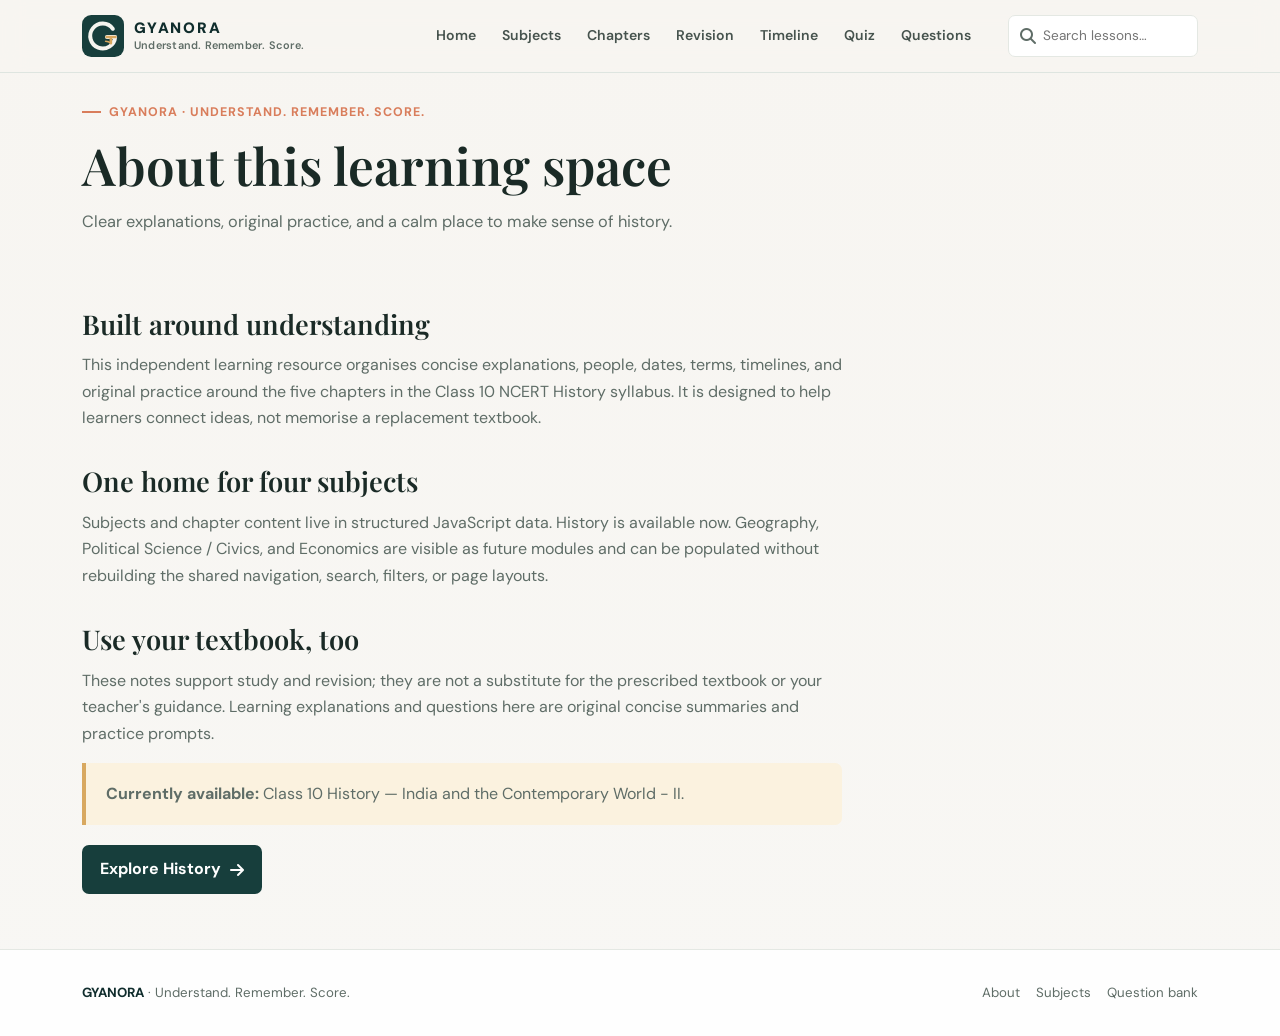
<file: about.html>
<!doctype html>
<html lang="en">

<head>
  <meta charset="utf-8">
  <meta name="viewport" content="width=device-width, initial-scale=1">
  <meta name="description"
    content="Learn about GYANORA, a modern Class 10 Social Science study platform designed for understanding, revision, and better recall.">
  <title>About · GYANORA</title>
  <link rel="icon" type="image/svg+xml" href="assets/icons/gyanora-mark.svg?v=20261003">
  <link href="https://cdn.jsdelivr.net/npm/bootstrap@5.3.3/dist/css/bootstrap.min.css" rel="stylesheet">
  <link href="https://cdnjs.cloudflare.com/ajax/libs/font-awesome/6.7.2/css/all.min.css" rel="stylesheet">
  <link href="css/style.css" rel="stylesheet">
  <link href="css/responsive.css?v=20261024" rel="stylesheet">
  <script defer src="https://cdn.vercel-insights.com/v1/script.js"></script>
</head>

<body>
  <main id="main-content" class="container">
    <div id="page-breadcrumb"></div>
    <header class="page-intro">
      <div class="eyebrow">GYANORA · Understand. Remember. Score.</div>
      <h1>About this learning space</h1>
      <p>Clear explanations, original practice, and a calm place to make sense of history.</p>
    </header>
    <article class="about-note">
      <h2>Built around understanding</h2>
      <p>This independent learning resource organises concise explanations, people, dates, terms, timelines, and
        original practice around the five chapters in the Class 10 NCERT History syllabus. It is designed to help
        learners connect ideas, not memorise a replacement textbook.</p>
      <h2>One home for four subjects</h2>
      <p>Subjects and chapter content live in structured JavaScript data. History is available now. Geography, Political
        Science / Civics, and Economics are visible as future modules and can be populated without rebuilding the shared
        navigation, search, filters, or page layouts.</p>
      <h2>Use your textbook, too</h2>
      <p>These notes support study and revision; they are not a substitute for the prescribed textbook or your teacher's
        guidance. Learning explanations and questions here are original concise summaries and practice prompts.</p>
      <div class="callout">
        <p><strong>Currently available:</strong> Class 10 History — India and the Contemporary World - II.</p>
      </div>
      <p style="margin-top:20px"><a class="button button-primary" href="chapters.html?subject=history">Explore History
          <i class="fa-solid fa-arrow-right" aria-hidden="true"></i></a></p>
    </article>
  </main>
  <script src="js/data.js?v=20261015"></script>
  <script src="js/economics-content.js?v=20261001"></script>
  <script src="js/enrichment.js?v=20261001"></script>
  <script src="js/chapter-completion.js?v=20261006"></script>
  <script src="js/main.js?v=20261011"></script>
  <script src="js/search.js?v=20261001"></script>
</body>

</html>
</file>
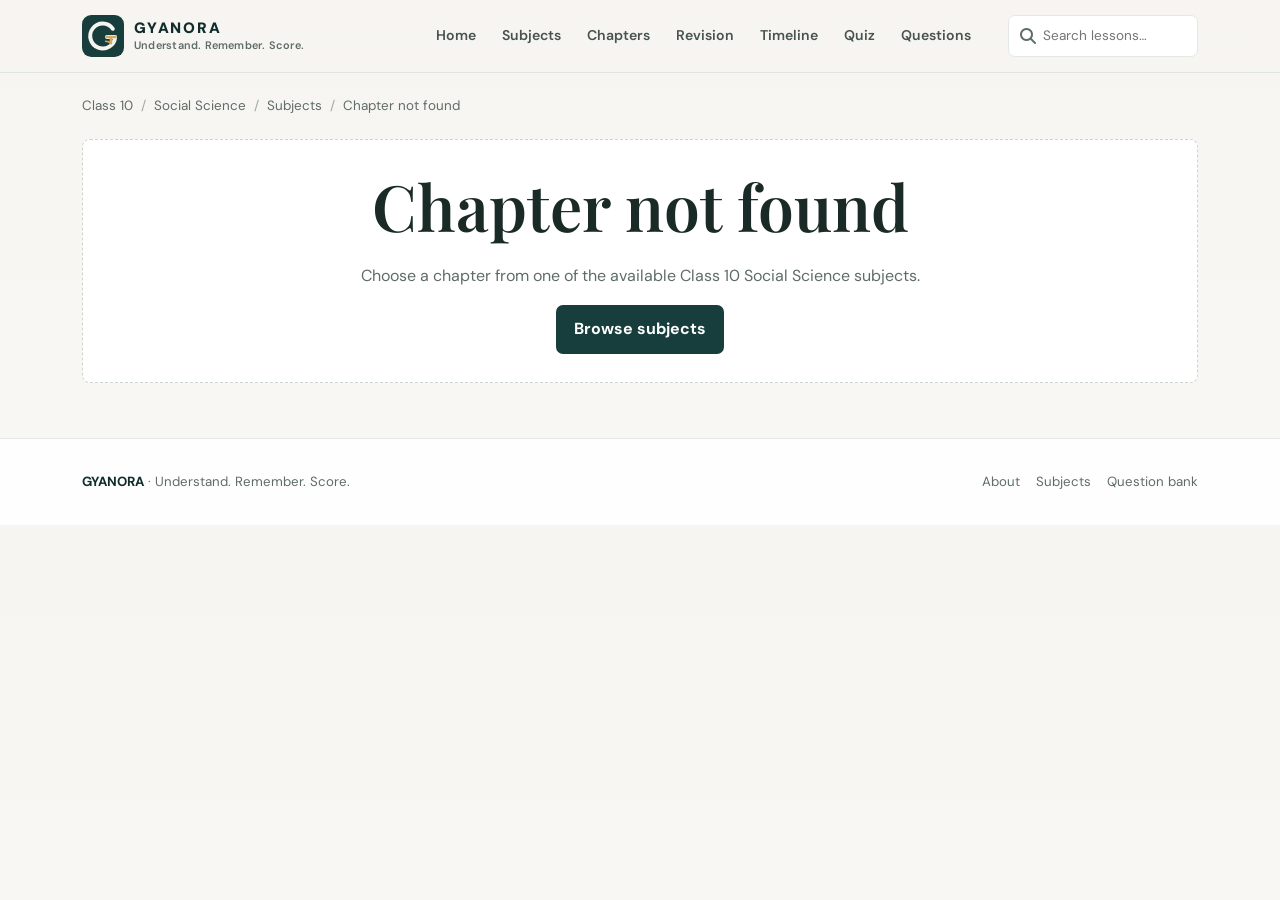
<file: chapter.html>
<!doctype html>
<html lang="en">

<head>
  <meta charset="utf-8">
  <meta name="viewport" content="width=device-width, initial-scale=1">
  <meta name="description"
    content="Study GYANORA Class 10 Social Science chapters with subject-specific concepts, examples, diagrams, quick revision, and practice.">
  <title>Chapter Study · GYANORA</title>
  <link rel="icon" type="image/svg+xml" href="assets/icons/gyanora-mark.svg?v=20261003">
  <link href="https://cdn.jsdelivr.net/npm/bootstrap@5.3.3/dist/css/bootstrap.min.css" rel="stylesheet">
  <link href="https://cdnjs.cloudflare.com/ajax/libs/font-awesome/6.7.2/css/all.min.css" rel="stylesheet">
  <link href="css/style.css" rel="stylesheet">
  <link href="css/responsive.css?v=20261024" rel="stylesheet">
  <script defer src="https://cdn.vercel-insights.com/v1/script.js"></script>
</head>

<body>
  <main id="main-content" class="container">
    <div id="page-breadcrumb"></div>
    <div id="chapter-root"></div>
  </main>
  <script src="js/data.js?v=20261015"></script>
  <script src="js/economics-content.js?v=20261001"></script>
  <script src="js/enrichment.js?v=20261024"></script>
  <script src="js/chapter-completion.js?v=20261016"></script>
  <script src="js/quiz-bank.js?v=20261022"></script>
  <script src="js/main.js?v=20261011"></script>
  <script src="js/search.js?v=20261001"></script>
  <script src="js/quiz.js?v=20261016"></script>
  <script src="js/chapter.js?v=20261023"></script>
</body>

</html>
</file>
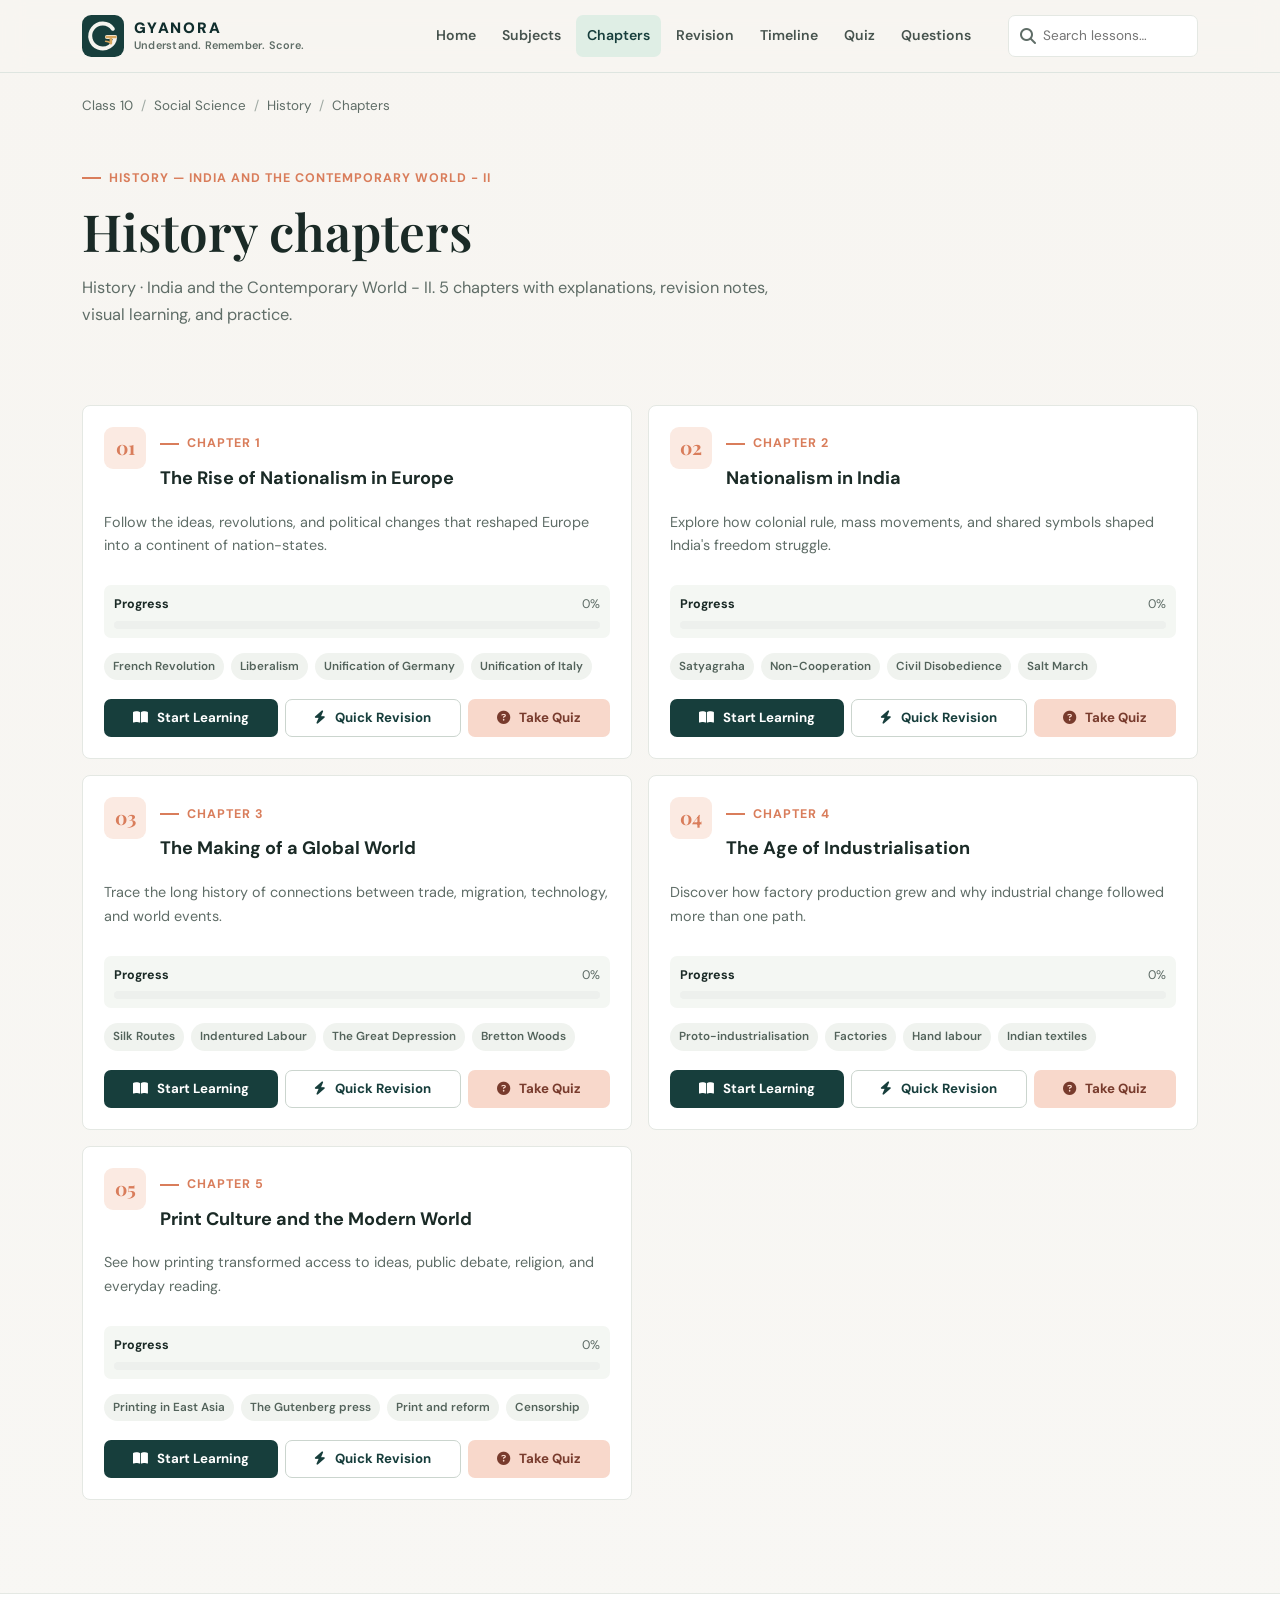
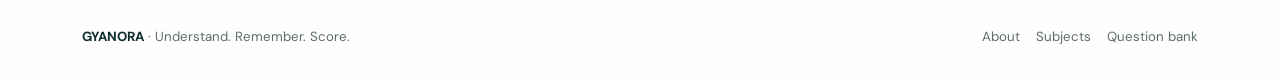
<file: chapters.html>
<!doctype html>
<html lang="en">

<head>
  <meta charset="utf-8">
  <meta name="viewport" content="width=device-width, initial-scale=1">
  <meta name="description"
    content="Browse the GYANORA History chapter list with concise explanations, revision notes, flowcharts, and quizzes for Class 10.">
  <title>History Chapters · GYANORA</title>
  <link rel="icon" type="image/svg+xml" href="assets/icons/gyanora-mark.svg?v=20261003">
  <link href="https://cdn.jsdelivr.net/npm/bootstrap@5.3.3/dist/css/bootstrap.min.css" rel="stylesheet">
  <link href="https://cdnjs.cloudflare.com/ajax/libs/font-awesome/6.7.2/css/all.min.css" rel="stylesheet">
  <link href="css/style.css" rel="stylesheet">
  <link href="css/responsive.css?v=20261024" rel="stylesheet">
  <script defer src="https://cdn.vercel-insights.com/v1/script.js"></script>
</head>

<body>
  <main id="main-content" class="container">
    <div id="page-breadcrumb"></div>
    <header class="page-intro">
      <div class="eyebrow" id="book-title">GYANORA · Class 10 · History</div>
      <h1>History chapters</h1>
      <p>India and the Contemporary World - II. Five chapters, with concise explanations, revision notes, and practice.
      </p>
    </header>
    <section class="section-tight">
      <div class="chapter-grid" id="chapter-list" aria-live="polite"></div>
    </section>
  </main>
  <script src="js/data.js?v=20261015"></script>
  <script src="js/economics-content.js?v=20261001"></script>
  <script src="js/enrichment.js?v=20261001"></script>
  <script src="js/chapter-completion.js?v=20261006"></script>
  <script src="js/main.js?v=20261011"></script>
  <script src="js/search.js?v=20261001"></script>
  <script src="js/chapters.js?v=20261011"></script>
</body>

</html>
</file>
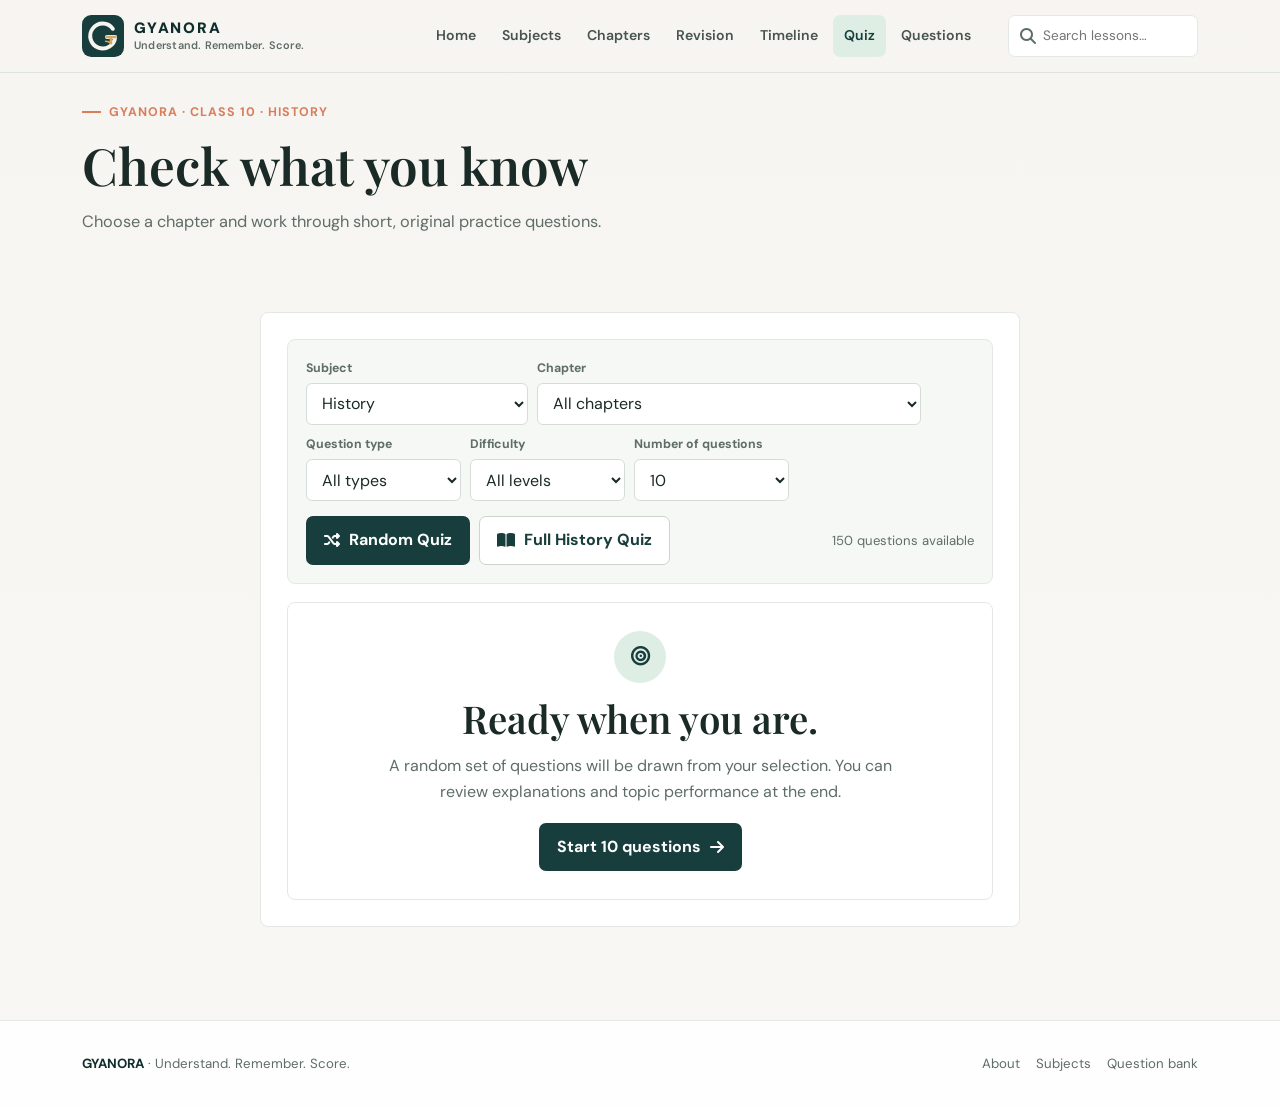
<file: quiz.html>
<!doctype html>
<html lang="en">

<head>
  <meta charset="utf-8">
  <meta name="viewport" content="width=device-width, initial-scale=1">
  <meta name="description"
    content="Take a chapter-wise GYANORA quiz to practise Class 10 Social Science concepts and improve recall before exams.">
  <title>History Quiz · GYANORA</title>
  <link rel="icon" type="image/svg+xml" href="assets/icons/gyanora-mark.svg?v=20261003">
  <link href="https://cdn.jsdelivr.net/npm/bootstrap@5.3.3/dist/css/bootstrap.min.css" rel="stylesheet">
  <link href="https://cdnjs.cloudflare.com/ajax/libs/font-awesome/6.7.2/css/all.min.css" rel="stylesheet">
  <link href="css/style.css" rel="stylesheet">
  <link href="css/responsive.css?v=20261024" rel="stylesheet">
  <script defer src="https://cdn.vercel-insights.com/v1/script.js"></script>
</head>

<body>
  <main id="main-content" class="container">
    <div id="page-breadcrumb"></div>
    <header class="page-intro">
      <div class="eyebrow">GYANORA · Class 10 · History</div>
      <h1>Check what you know</h1>
      <p>Choose a chapter and work through short, original practice questions.</p>
    </header>
    <section class="section-tight">
      <div class="quiz-shell" id="quiz-root"></div>
    </section>
  </main>
  <script src="js/data.js?v=20261015"></script>
  <script src="js/economics-content.js?v=20261001"></script>
  <script src="js/enrichment.js?v=20261001"></script>
  <script src="js/chapter-completion.js?v=20261006"></script>
  <script src="js/quiz-bank.js?v=20261022"></script>
  <script src="js/main.js?v=20261011"></script>
  <script src="js/search.js?v=20261001"></script>
  <script src="js/quiz.js?v=20261016"></script>
</body>

</html>
</file>
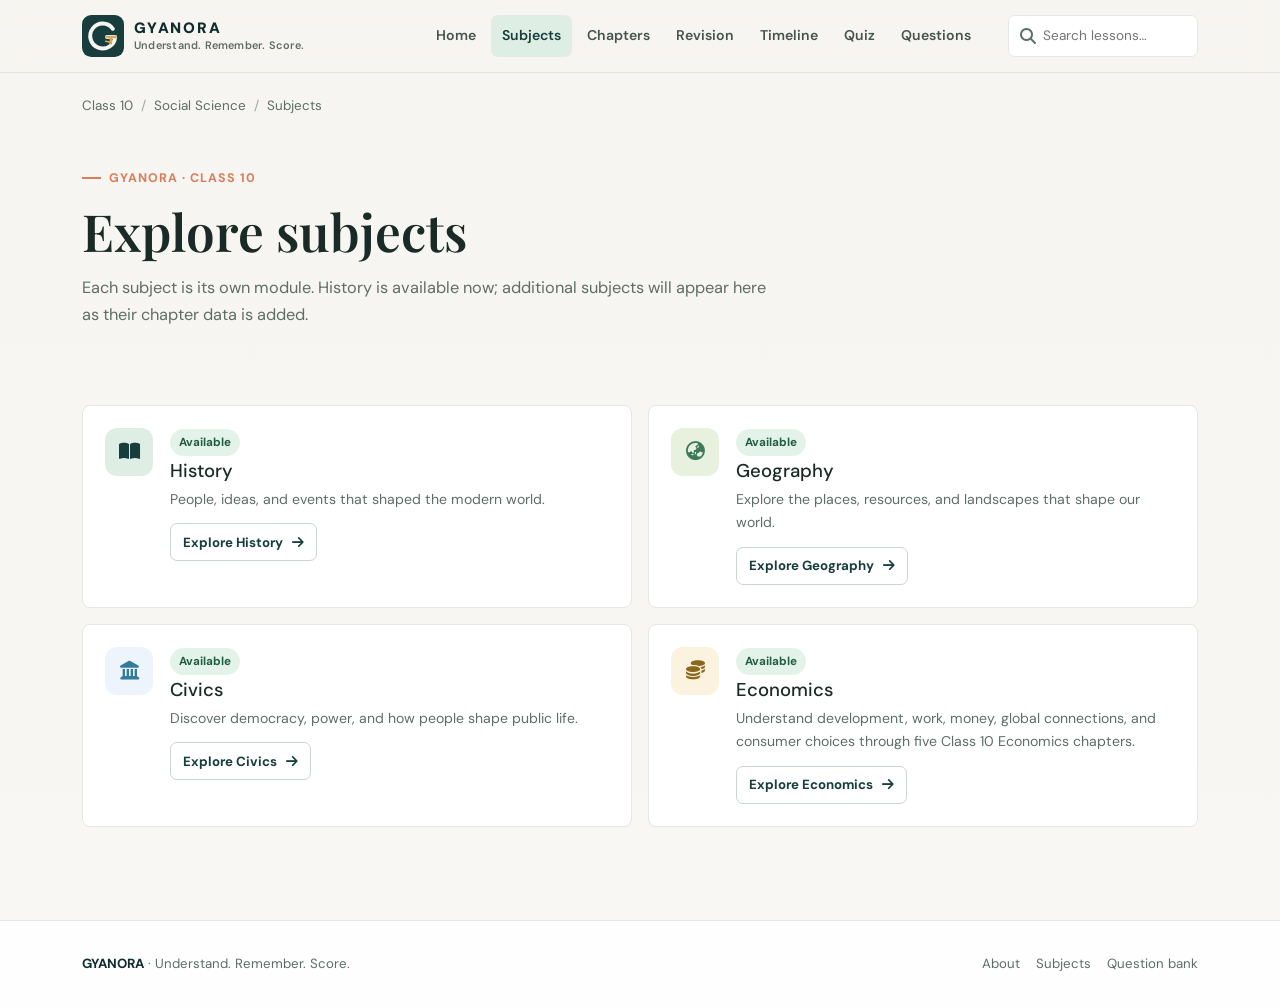
<file: subjects.html>
<!doctype html>
<html lang="en">
<head>
  <meta charset="utf-8"><meta name="viewport" content="width=device-width, initial-scale=1">
  <meta name="description" content="Browse GYANORA Class 10 Social Science subjects and explore the learning modules built for understanding and revision.">
  <title>Subjects · GYANORA</title>
  <link rel="icon" type="image/svg+xml" href="assets/icons/gyanora-mark.svg?v=20261003">
  <link href="https://cdn.jsdelivr.net/npm/bootstrap@5.3.3/dist/css/bootstrap.min.css" rel="stylesheet"><link href="https://cdnjs.cloudflare.com/ajax/libs/font-awesome/6.7.2/css/all.min.css" rel="stylesheet"><link href="css/style.css" rel="stylesheet"><link href="css/responsive.css?v=20261024" rel="stylesheet">
  <script defer src="https://cdn.vercel-insights.com/v1/script.js"></script>
</head>
<body><main id="main-content" class="container"><div id="page-breadcrumb"></div><header class="page-intro"><div class="eyebrow">GYANORA · Class 10</div><h1>Explore subjects</h1><p>Each subject is its own module. History is available now; additional subjects will appear here as their chapter data is added.</p></header><section class="section-tight"><div class="subject-grid" id="subject-list" aria-live="polite"></div></section></main>
<script src="js/data.js?v=20261015"></script><script src="js/economics-content.js?v=20261001"></script><script src="js/enrichment.js?v=20261001"></script><script src="js/chapter-completion.js?v=20261006"></script><script src="js/main.js?v=20261011"></script><script src="js/search.js?v=20261001"></script><script src="js/subjects.js?v=20261001"></script></body>
</html>
</file>
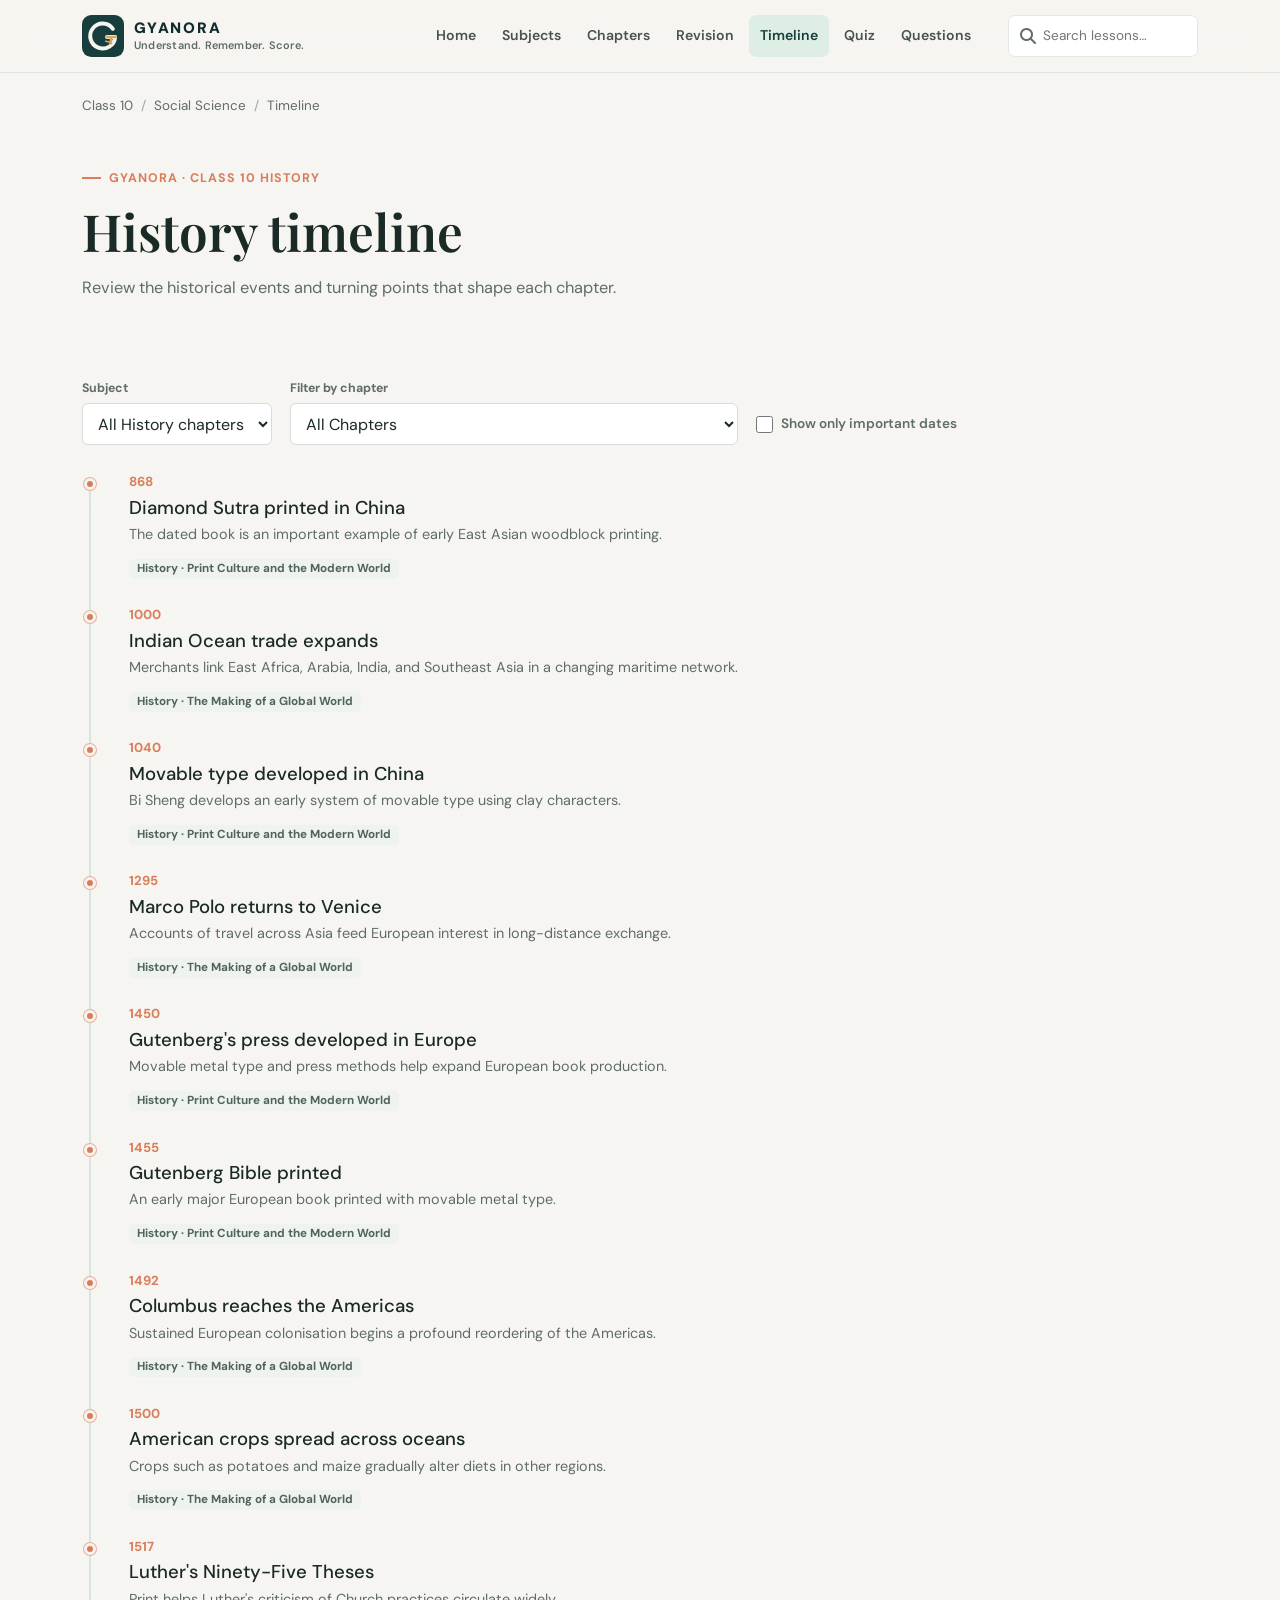
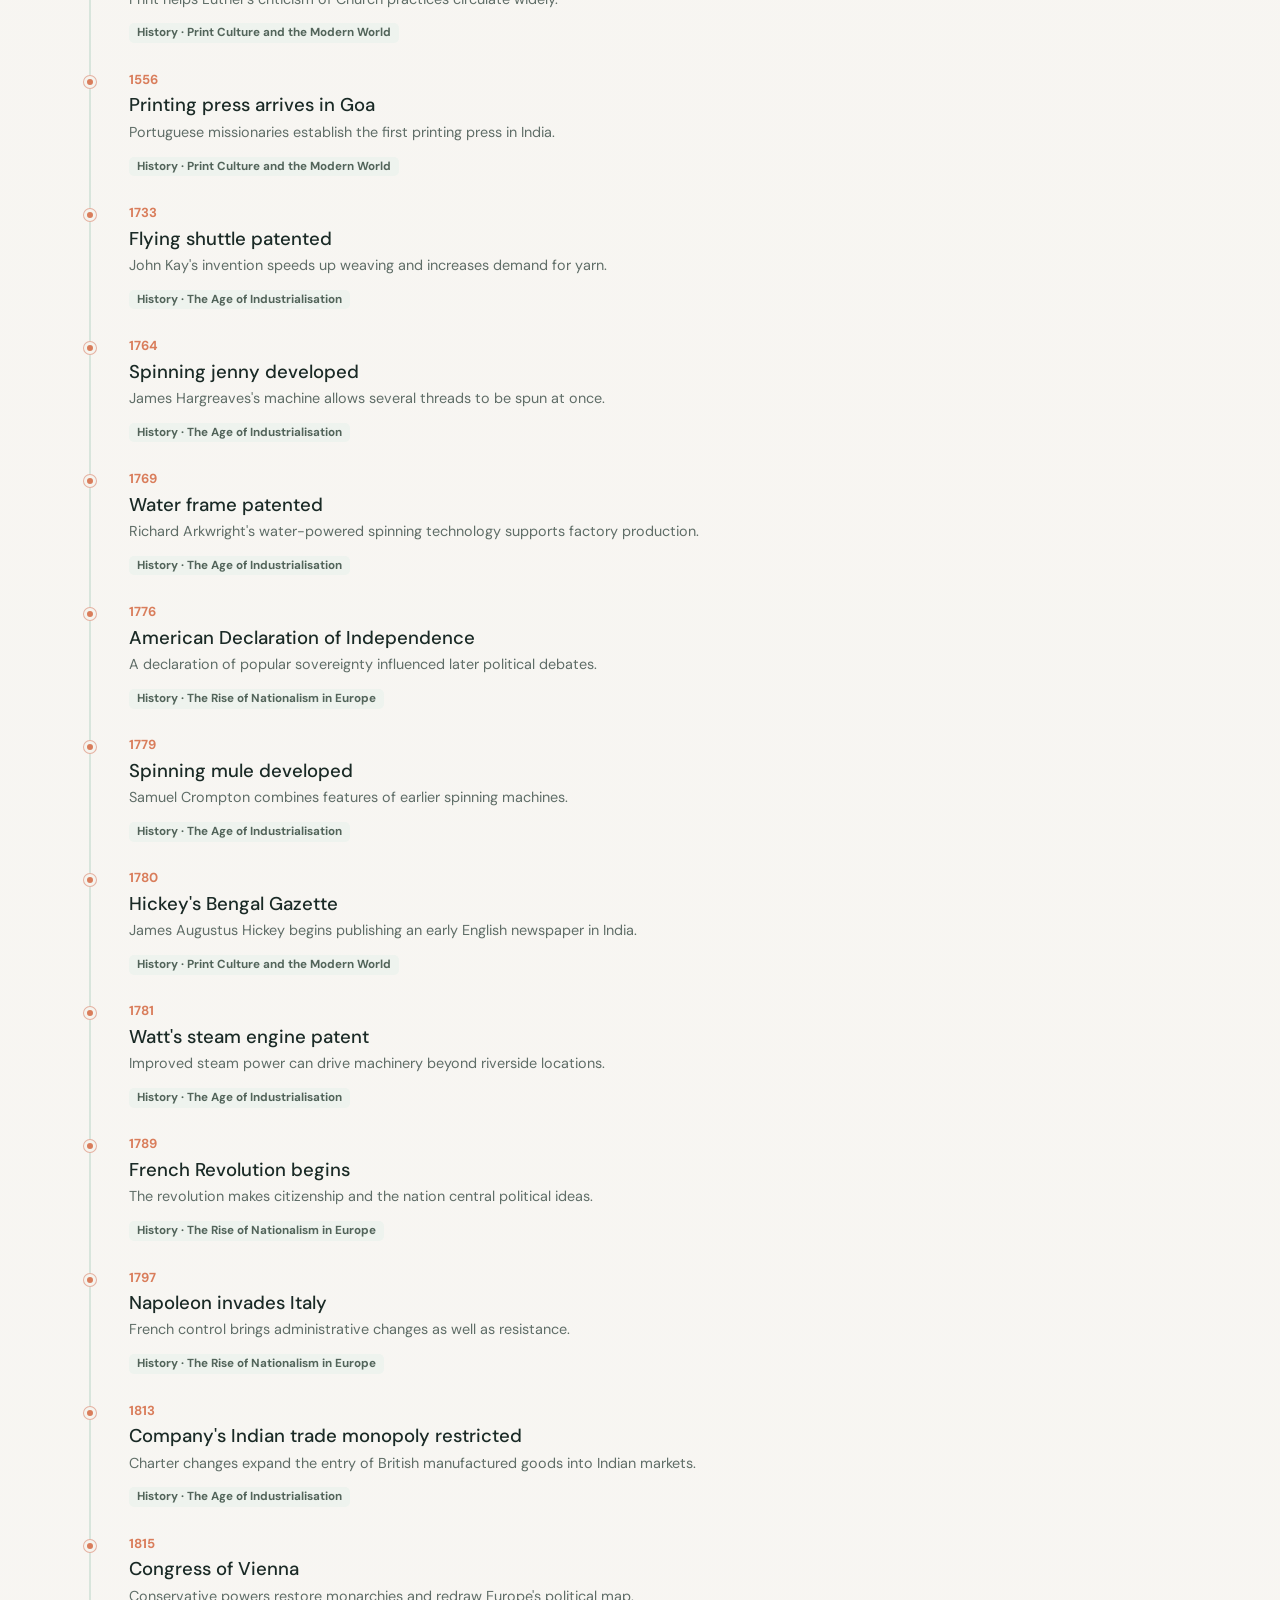
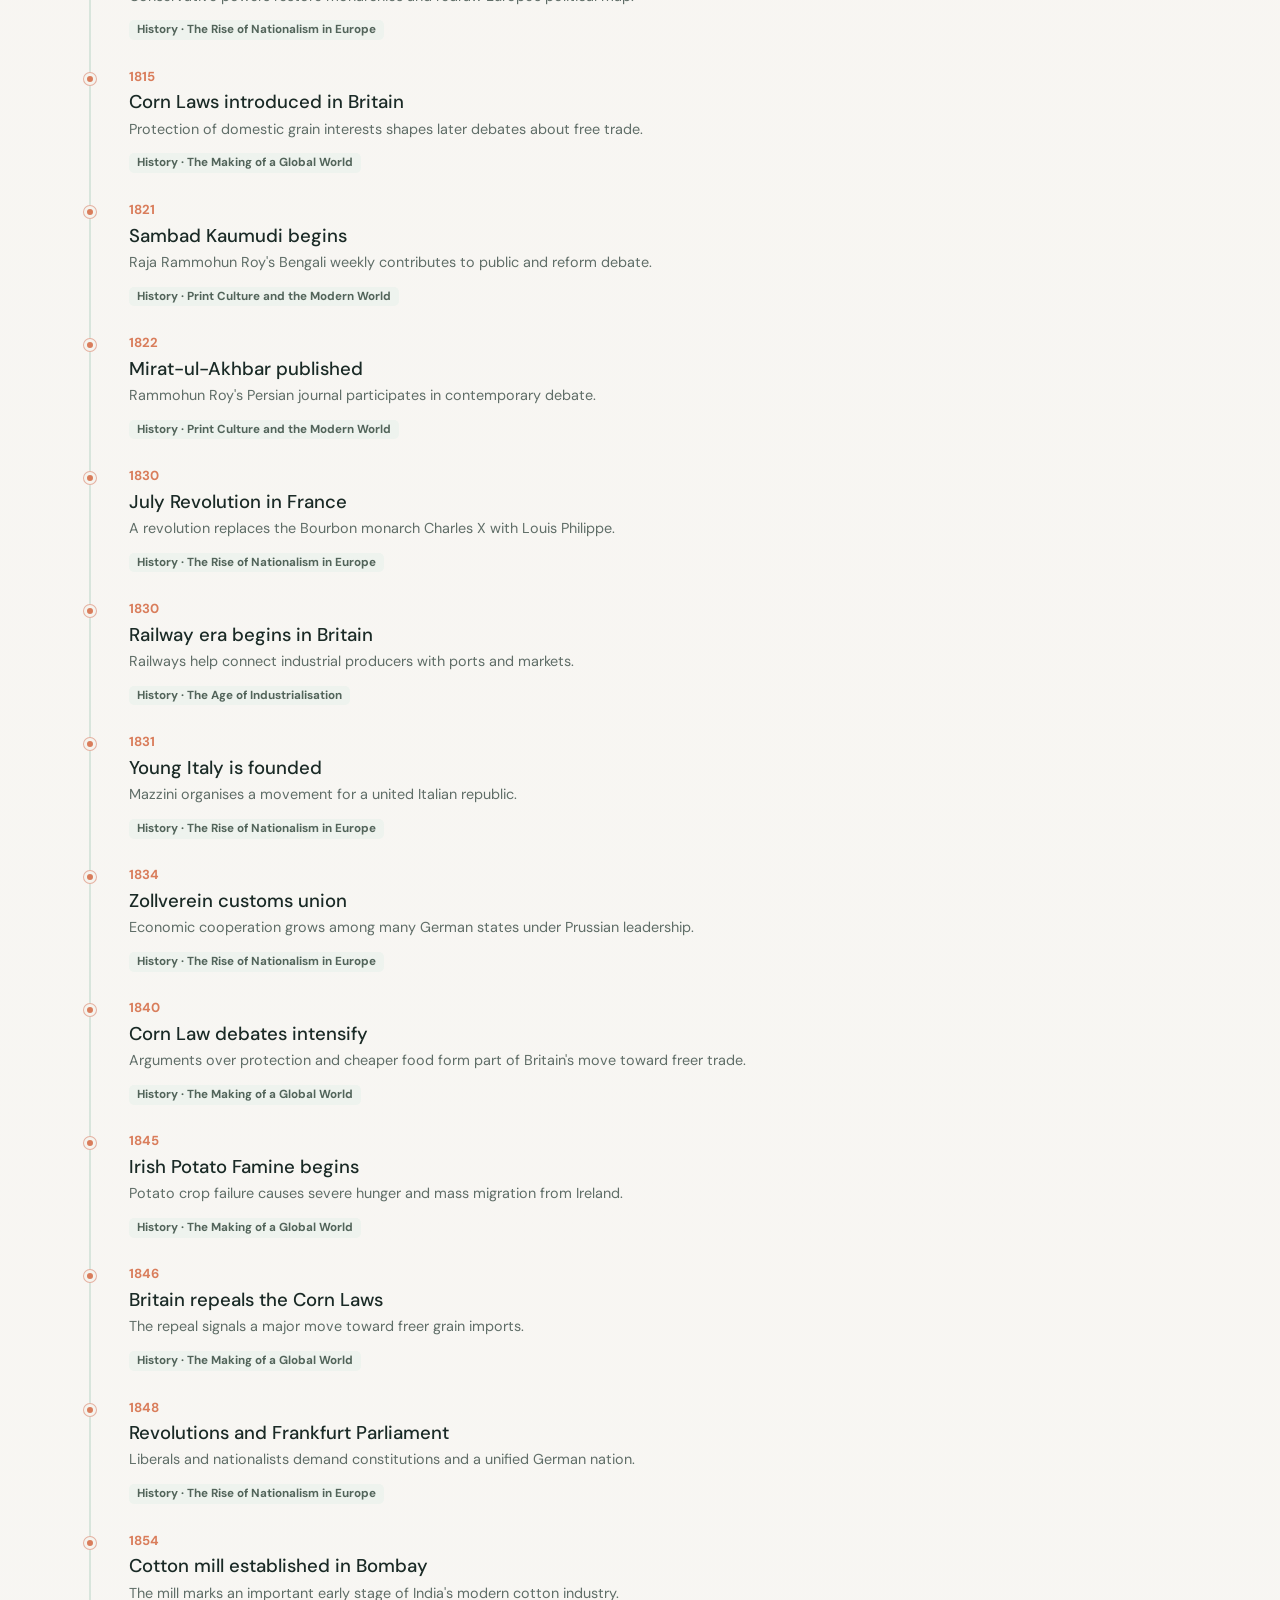
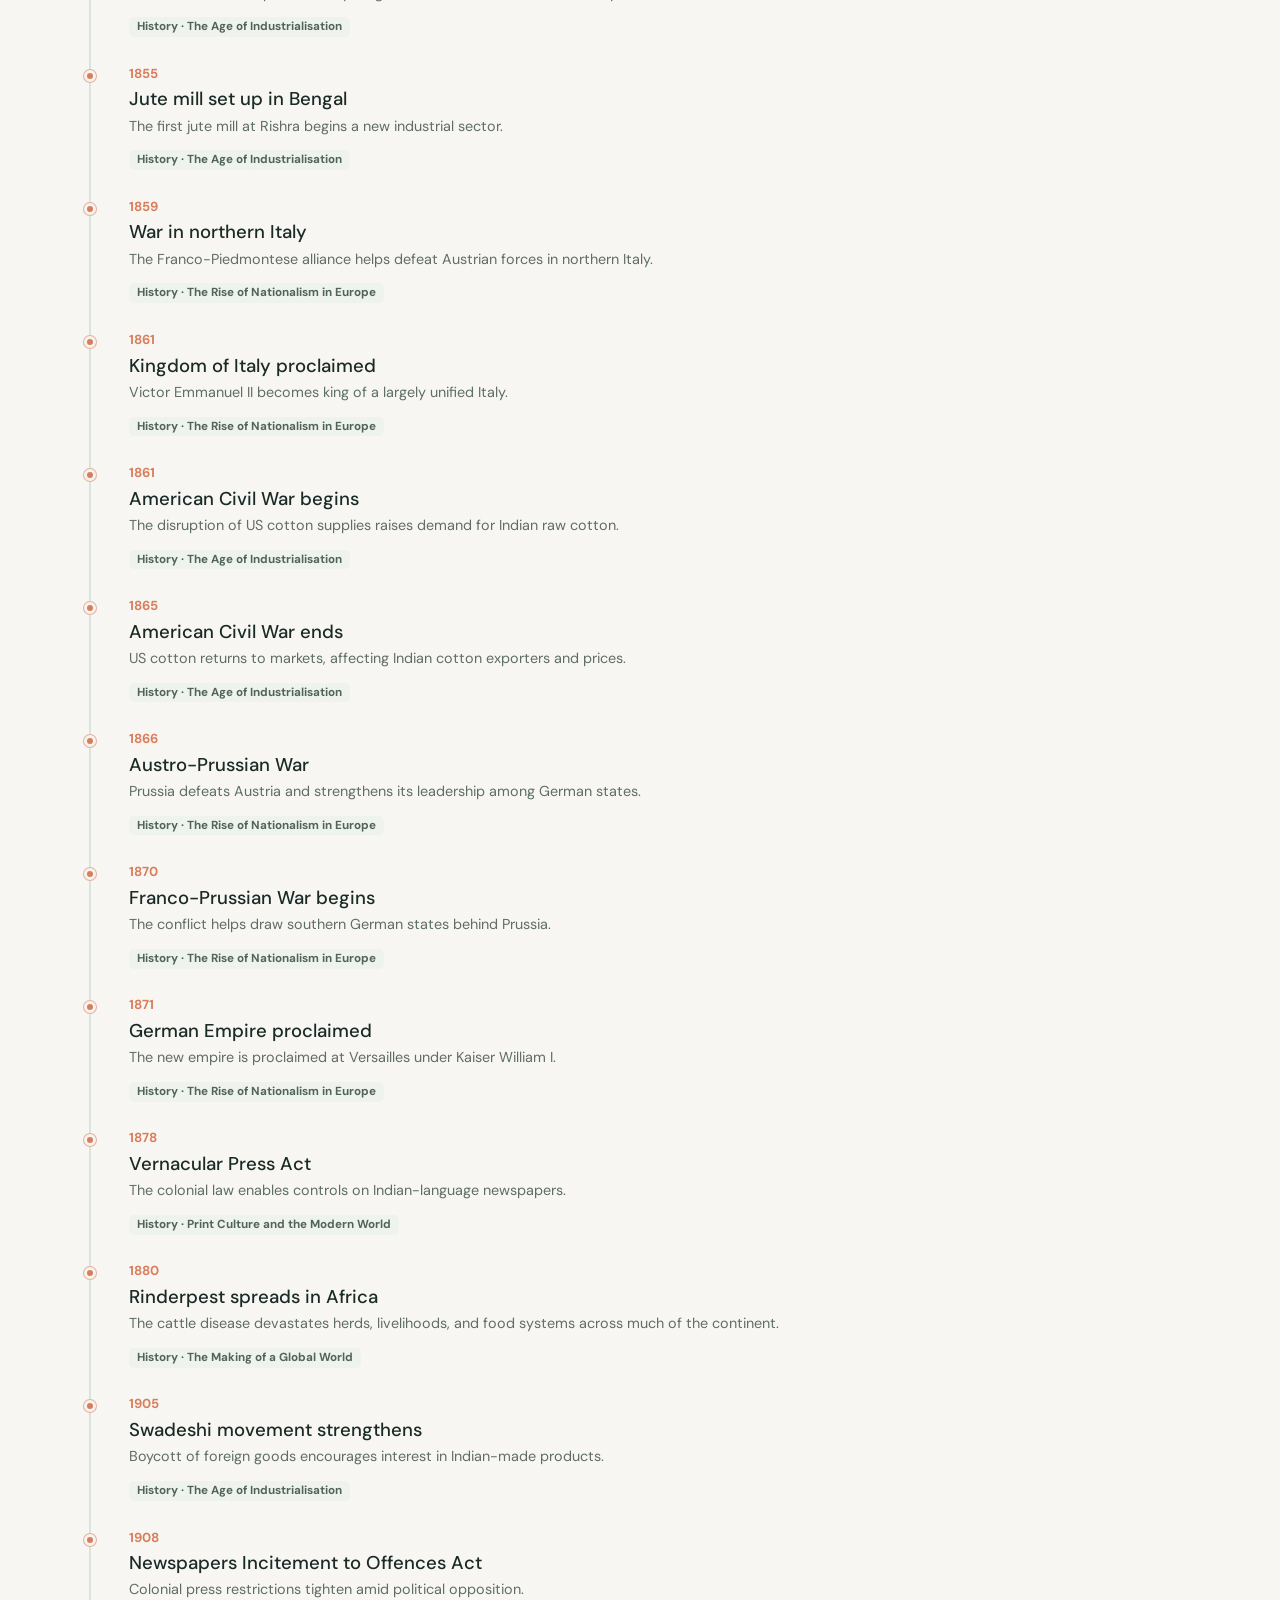
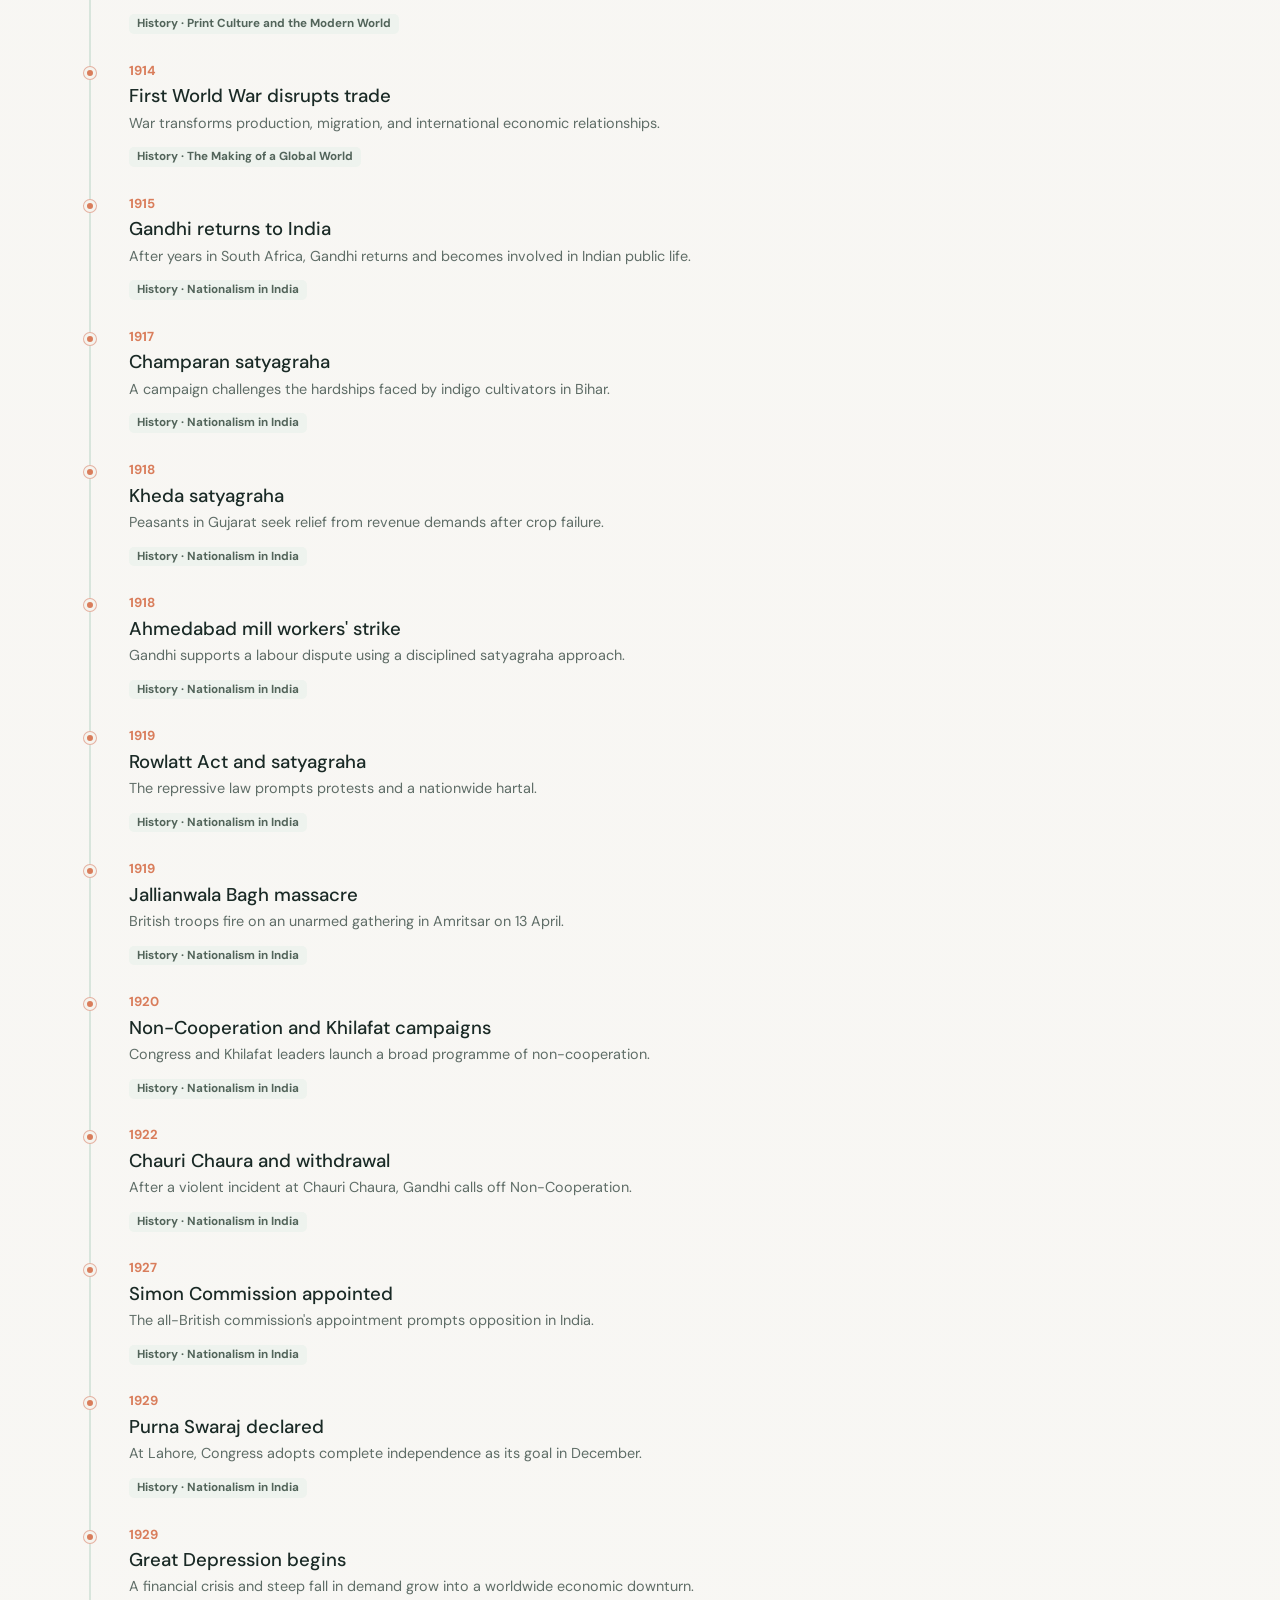
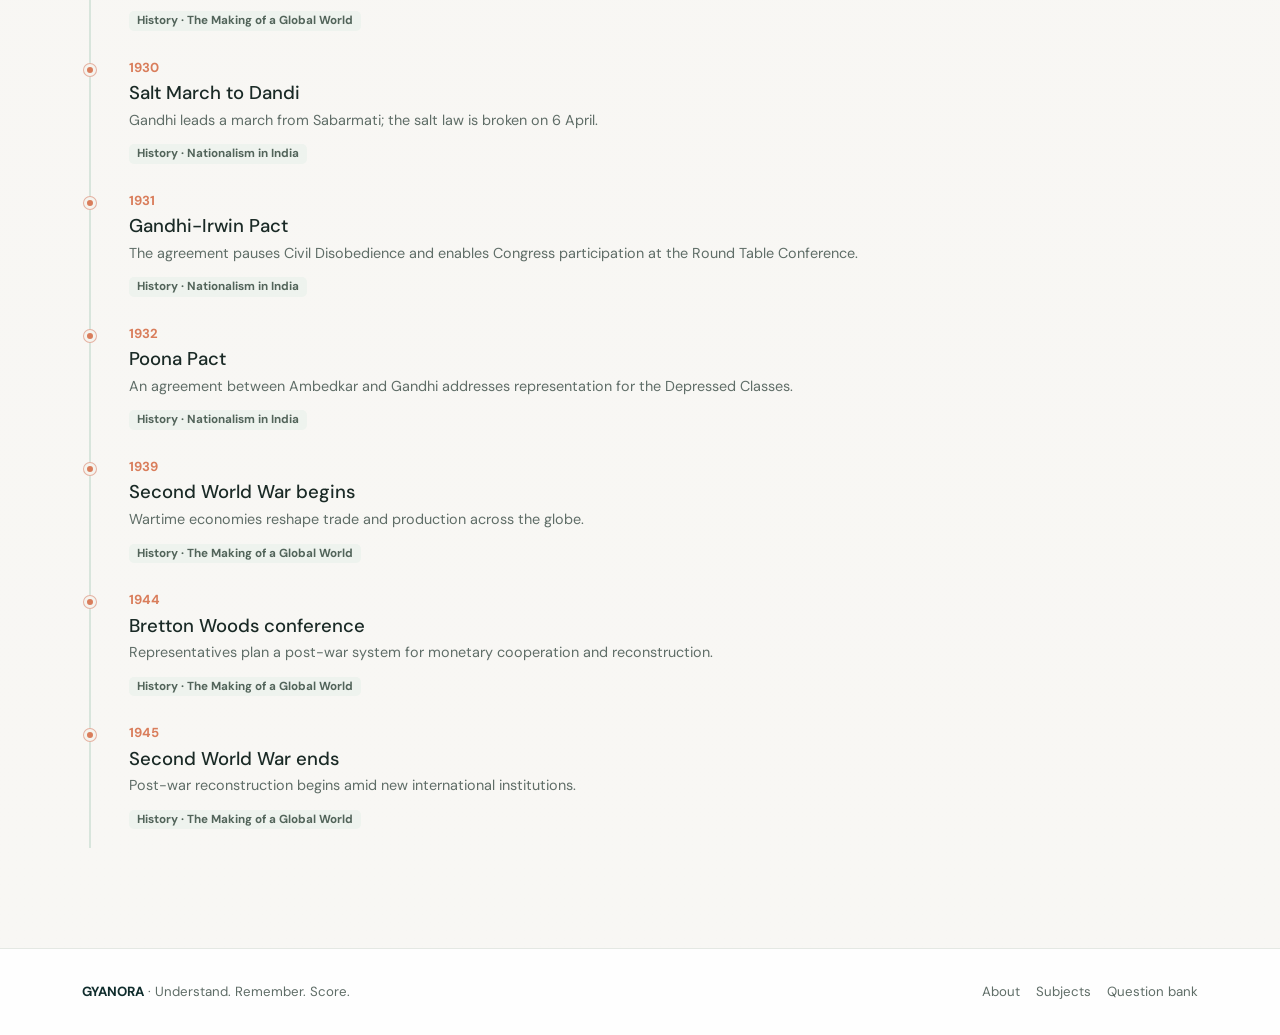
<file: timeline.html>
<!doctype html>
<html lang="en">
<head>
  <meta charset="utf-8"><meta name="viewport" content="width=device-width, initial-scale=1">
  <meta name="description" content="Use the GYANORA timeline to explore important Class 10 events, chapters, and dates in a clear visual sequence.">
  <title>History Timeline · GYANORA</title>
  <link rel="icon" type="image/svg+xml" href="assets/icons/gyanora-mark.svg?v=20261003">
  <link href="https://cdn.jsdelivr.net/npm/bootstrap@5.3.3/dist/css/bootstrap.min.css" rel="stylesheet"><link href="https://cdnjs.cloudflare.com/ajax/libs/font-awesome/6.7.2/css/all.min.css" rel="stylesheet"><link href="css/style.css" rel="stylesheet"><link href="css/responsive.css?v=20261024" rel="stylesheet">
  <script defer src="https://cdn.vercel-insights.com/v1/script.js"></script>
</head>
<body><main id="main-content" class="container"><div id="page-breadcrumb"></div><header class="page-intro"><div class="eyebrow">GYANORA · Class 10 History</div><h1>History timeline</h1><p>Review the historical events and turning points that shape each chapter.</p></header><section class="section-tight"><div class="timeline-toolbar"><div class="filter-field"><label for="timeline-subject">Subject</label><select id="timeline-subject"><option value="all">All History chapters</option></select></div><div class="filter-field"><label for="timeline-chapter">Filter by chapter</label><select id="timeline-chapter"><option value="all">All Chapters</option></select></div><label class="toggle-field"><input type="checkbox" id="timeline-important-only"><span>Show only important dates</span></label></div><div class="timeline" id="timeline-events" aria-live="polite"></div></section></main>
<script src="js/data.js?v=20261015"></script><script src="js/economics-content.js?v=20261001"></script><script src="js/enrichment.js?v=20261024"></script><script src="js/main.js?v=20261011"></script><script src="js/search.js?v=20261001"></script><script src="js/timeline.js?v=20261024"></script></body>
</html>
</file>
<file: css/style.css>
@import url('https://fonts.googleapis.com/css2?family=DM+Sans:wght@400;500;600;700&family=Playfair+Display:wght@500;600;700&display=swap');

:root {
  --ink: #1a2a26;
  --muted: #5f6d67;
  --paper: #f5f4ef;
  --white: #ffffff;
  --line: #e4e8e3;
  --forest: #173e3c;
  --forest-deep: #102d2d;
  --forest-soft: #ecf6ef;
  --coral: #d97d5b;
  --coral-soft: #fbeae2;
  --mint: #dfeee5;
  --blue: #446d92;
  --blue-soft: #edf4fb;
  --gold: #d8a85f;
  --gold-soft: #fbf2df;
  --shadow: 0 22px 48px rgba(23, 42, 39, 0.08);
  --serif: 'Playfair Display', Georgia, serif;
  --sans: 'DM Sans', 'Segoe UI', sans-serif;
}

* { box-sizing: border-box; }
html { scroll-behavior: smooth; scroll-padding-top: 88px; }
body { margin: 0; color: var(--ink); background: linear-gradient(180deg, #f7f5f1 0%, #f8f7f4 100%); font-family: var(--sans); font-size: 16px; line-height: 1.65; }
a { color: inherit; text-decoration: none; }
button, input, select { font: inherit; }
button, a, input, select { -webkit-tap-highlight-color: transparent; }
button:focus-visible, a:focus-visible, input:focus-visible, select:focus-visible { outline: 3px solid var(--blue); outline-offset: 3px; }
img { display: block; max-width: 100%; }
h1, h2, h3, h4, p { margin-top: 0; }
h1, h2, h3, h4 { color: var(--ink); line-height: 1.2; }
h1, h2 { font-family: var(--serif); font-weight: 600; }
h1 { margin-bottom: 18px; font-size: clamp(2.4rem, 5vw, 4.7rem); }
h2 { margin-bottom: 12px; font-size: clamp(1.8rem, 3vw, 2.7rem); }
h3 { margin-bottom: 8px; font-size: 1.16rem; }
p { color: var(--muted); }
.container { width: min(1160px, calc(100% - 48px)); margin-inline: auto; }
.skip-link { position: fixed; z-index: 1000; top: 10px; left: 10px; padding: 10px 14px; color: var(--white); background: var(--forest-deep); transform: translateY(-160%); }
.skip-link:focus { transform: translateY(0); }
.site-header { position: sticky; z-index: 20; top: 0; border-bottom: 1px solid rgba(220, 228, 222, 0.9); background: rgba(247, 245, 241, 0.88); backdrop-filter: blur(12px); }
.nav-shell { min-height: 72px; display: flex; align-items: center; gap: 26px; }
.brand { display: inline-flex; align-items: center; gap: 10px; flex: 0 0 auto; color: var(--forest-deep); font-weight: 700; }
.brand-mark { display: grid; width: 42px; height: 42px; place-items: center; border-radius: 14px; box-shadow: inset 0 0 0 1px rgba(255,255,255,0.12); }
.brand-mark img { display: block; width: 42px; height: 42px; }
.brand-text { display: flex; flex-direction: column; line-height: 1.1; }
.brand-text strong { font-size: .94rem; letter-spacing: .12em; }
.brand-text small { display: block; margin-top: 3px; color: var(--muted); font-size: .68rem; letter-spacing: .02em; font-weight: 600; }
.site-nav { display: flex; align-items: center; gap: 4px; margin-left: auto; }
.site-nav a { padding: 9px 11px; border-radius: 7px; color: #46534e; font-size: .88rem; font-weight: 600; }
.site-nav a:hover, .site-nav a[aria-current="page"] { color: var(--forest); background: var(--mint); }
.nav-search { position: relative; width: 190px; }
.nav-search input { width: 100%; padding: 9px 12px 9px 34px; border: 1px solid var(--line); border-radius: 7px; background: var(--white); font-size: .85rem; }
.nav-search i { position: absolute; top: 50%; left: 12px; color: var(--muted); transform: translateY(-50%); }
.search-popover { position: absolute; z-index: 30; top: calc(100% + 8px); right: 0; width: min(390px, calc(100vw - 32px)); max-height: 70vh; overflow: auto; border: 1px solid var(--line); border-radius: 10px; background: white; box-shadow: var(--shadow); }
.search-popover:empty { display: none; }
.search-result { display: block; padding: 12px 15px; border-bottom: 1px solid var(--line); }
.search-result:last-child { border-bottom: 0; }
.search-result:hover { background: var(--paper); }
.search-result strong, .search-result small { display: block; }
.search-result strong { font-size: .9rem; }
.search-result small { margin-top: 4px; color: var(--muted); font-size: .77rem; }
.search-empty { padding: 16px; color: var(--muted); font-size: .9rem; }
.menu-toggle { display: none; width: 42px; height: 42px; border: 1px solid var(--line); border-radius: 8px; background: white; color: var(--forest); }
.breadcrumb { display: flex; flex-wrap: wrap; align-items: center; gap: 8px; margin: 22px 0; color: var(--muted); font-size: .84rem; }
.breadcrumb a:hover { color: var(--forest); text-decoration: underline; }
.breadcrumb .crumb-sep { color: #a0aaa4; }
.eyebrow { display: inline-flex; align-items: center; gap: 8px; margin-bottom: 13px; color: var(--coral); font-size: .78rem; font-weight: 700; letter-spacing: .08em; text-transform: uppercase; }
.eyebrow::before { width: 19px; height: 2px; background: currentColor; content: ''; }
.section { padding: 66px 0; }
.section-tight { padding: 38px 0; }
.section-heading { display: flex; align-items: end; justify-content: space-between; gap: 24px; margin-bottom: 26px; }
.section-heading p { max-width: 570px; margin-bottom: 0; }
.muted { color: var(--muted); }
.button { display: inline-flex; min-height: 46px; align-items: center; justify-content: center; gap: 9px; padding: 10px 17px; border: 1px solid transparent; border-radius: 7px; cursor: pointer; font-weight: 700; transition: background .18s ease, color .18s ease, transform .18s ease; }
.button:hover { transform: translateY(-1px); }
.button-primary { color: white; background: var(--forest); }
.button-primary:hover { background: var(--forest-deep); }
.button-outline { border-color: #cbd5ce; color: var(--forest); background: white; }
.button-outline:hover { border-color: var(--forest); background: var(--mint); }
.button-coral { color: #783b2d; background: #f8d8cb; }
.button-small { min-height: 38px; padding: 7px 12px; font-size: .83rem; }
.button:disabled { cursor: not-allowed; opacity: .55; transform: none; }
.hero { position: relative; overflow: hidden; padding: 62px 0 70px; background: linear-gradient(135deg, #eaf3eb 0%, #f9f4ea 52%, #f3ecf5 100%); }
.hero::after { position: absolute; right: -90px; bottom: -240px; width: 460px; height: 460px; border: 1px solid rgba(23,62,60,.12); border-radius: 50%; box-shadow: 0 0 0 36px rgba(255,255,255,.3), 0 0 0 72px rgba(255,255,255,.18); content: ''; pointer-events: none; }
.hero-grid { position: relative; z-index: 1; display: grid; grid-template-columns: 1.08fr .92fr; align-items: center; gap: 50px; }
.hero h1 { max-width: 620px; color: var(--forest-deep); letter-spacing: .08em; }
.hero-copy { max-width: 570px; margin-bottom: 8px; color: #44615d; font-size: 1.22rem; font-weight: 700; }
.hero-copy.secondary { margin-bottom: 24px; color: var(--muted); font-size: 1.04rem; font-weight: 500; }
.hero-actions { display: flex; flex-wrap: wrap; gap: 10px; }
.hero-visual { position: relative; min-height: 320px; overflow: hidden; border: 1px solid rgba(28, 58, 55, 0.08); border-radius: 18px; background: #cfdfd3; box-shadow: var(--shadow); }
.hero-visual img { width: 100%; height: 330px; object-fit: cover; }
.hero-caption { position: absolute; right: 14px; bottom: 14px; left: 14px; padding: 12px 14px; border: 1px solid rgba(255,255,255,.4); border-radius: 12px; color: white; background: rgba(15, 41, 41, 0.8); font-size: .82rem; }
.hero-caption strong { display: block; font-size: .96rem; }
.stat-strip { display: flex; flex-wrap: wrap; gap: 24px; margin-top: 29px; color: #496458; font-size: .85rem; font-weight: 600; }
.stat-strip i { margin-right: 6px; color: var(--coral); }
.subject-grid, .chapter-grid, .feature-grid, .revision-grid, .question-grid { display: grid; grid-template-columns: repeat(2, minmax(0, 1fr)); gap: 16px; }
.subject-card, .chapter-card, .feature-card, .revision-card, .question-card { min-width: 0; border: 1px solid var(--line); border-radius: 8px; background: white; }
.subject-card { display: flex; min-height: 158px; align-items: flex-start; gap: 17px; padding: 22px; transition: border-color .18s ease, box-shadow .18s ease, transform .18s ease; }
.subject-card.available:hover { border-color: #aecbbb; box-shadow: var(--shadow); transform: translateY(-2px); }
.subject-icon { display: grid; width: 48px; height: 48px; flex: 0 0 auto; place-items: center; border-radius: 12px; color: var(--forest); background: var(--mint); font-size: 1.18rem; }
.subject-card[data-color="green"] .subject-icon { color: #3e795b; background: #e7f1dd; }
.subject-card[data-color="blue"] .subject-icon { color: #347b9b; background: var(--blue-soft); }
.subject-card[data-color="yellow"] .subject-icon { color: #8a681b; background: var(--gold-soft); }
.subject-info { flex: 1; }
.subject-info h3 { margin: 4px 0 6px; }
.subject-info p { margin-bottom: 12px; font-size: .88rem; }
.status-pill, .topic-pill { display: inline-flex; align-items: center; padding: 4px 9px; border-radius: 99px; font-size: .73rem; font-weight: 700; }
.status-available { color: #215d43; background: #e4f3e9; }
.status-coming { color: #6a6251; background: #f1efe9; }
.page-intro { padding: 22px 0 38px; }
.page-intro h1 { margin-bottom: 12px; font-size: clamp(2.2rem, 4vw, 3.55rem); }
.page-intro p { max-width: 700px; margin-bottom: 0; font-size: 1.02rem; }
.chapter-card { display: flex; flex-direction: column; padding: 21px; }
.chapter-top { display: flex; align-items: flex-start; gap: 14px; margin-bottom: 14px; }
.chapter-number { display: grid; width: 42px; height: 42px; flex: 0 0 auto; place-items: center; border-radius: 9px; color: var(--coral); background: var(--coral-soft); font-family: var(--serif); font-size: 1.2rem; font-weight: 700; }
.chapter-card h2 { margin: 1px 0 7px; font-family: var(--sans); font-size: 1.13rem; font-weight: 700; }
.chapter-card p { margin-bottom: 14px; font-size: .9rem; }
.topic-list { display: flex; flex-wrap: wrap; gap: 7px; margin-bottom: 19px; }
.topic-pill { color: #53635b; background: #f0f3ef; font-weight: 600; }
.chapter-actions { display: flex; flex-wrap: wrap; gap: 7px; margin-top: auto; }
.chapter-actions .button { flex: 1 1 auto; }
.study-layout { display: grid; grid-template-columns: 220px minmax(0, 1fr); align-items: start; gap: 30px; }
.study-sidebar { position: sticky; top: 92px; max-height: calc(100vh - 108px); overflow-y: auto; padding: 16px 0; border-right: 1px solid var(--line); scrollbar-width: thin; }
.study-sidebar strong { display: block; padding: 0 12px 10px; color: var(--forest); font-size: .78rem; text-transform: uppercase; }
.study-sidebar a { display: block; padding: 7px 12px; border-left: 2px solid transparent; color: var(--muted); font-size: .85rem; }
.study-sidebar a:hover { border-left-color: var(--coral); color: var(--forest); }
.study-content { min-width: 0; }
.study-section { padding: 25px 0; border-bottom: 1px solid var(--line); scroll-margin-top: 90px; }
.study-section h2 { font-size: 1.7rem; }
.study-section p:last-child { margin-bottom: 0; }
.content-list { display: grid; gap: 10px; padding: 0; list-style: none; }
.content-list li { position: relative; padding: 12px 14px 12px 39px; border-radius: 7px; color: #46534e; background: white; }
.content-list li::before { position: absolute; top: 14px; left: 15px; color: var(--coral); font-family: 'Font Awesome 6 Free'; font-weight: 900; content: '\f058'; }
.simple-panel { margin: 15px 0; padding: 20px; border: 1px solid #e8c3b4; border-radius: 8px; background: #fff6f0; }
.simple-panel[hidden] { display: none; }
.simple-panel h3 { color: #824c3d; }
.simple-item { padding: 10px 0; border-top: 1px solid #f0d9ce; }
.simple-item strong { display: block; color: var(--ink); font-size: .86rem; }
.simple-item p { margin: 3px 0 0; font-size: .91rem; }
.route-visual { display: grid; grid-template-columns: repeat(4, minmax(0, 1fr)); align-items: center; gap: 9px; margin: 18px 0; }
.route-point { position: relative; min-height: 104px; display: grid; place-items: center; padding: 14px; border: 1px solid #c8ddd0; border-radius: 8px; background: #edf5ef; color: #315645; text-align: center; font-size: .88rem; font-weight: 700; }
.route-point:not(:last-child)::after { position: absolute; z-index: 1; top: 50%; right: -12px; width: 14px; height: 2px; background: var(--coral); content: ''; }
.story-list { counter-reset: story; display: grid; gap: 0; padding: 0; list-style: none; }
.story-list li { position: relative; min-height: 53px; padding: 6px 12px 18px 49px; color: var(--muted); counter-increment: story; }
.story-list li::before { position: absolute; top: 0; left: 0; display: grid; width: 32px; height: 32px; place-items: center; border-radius: 50%; color: white; background: var(--forest); content: counter(story); font-size: .84rem; font-weight: 700; }
.timeline-filter, .filter-row { display: flex; flex-wrap: wrap; gap: 9px; align-items: end; }
.filter-field { display: grid; min-width: 155px; gap: 5px; }
.filter-field label { color: var(--muted); font-size: .77rem; font-weight: 700; }
.filter-field select, .filter-field input { min-height: 42px; padding: 8px 11px; border: 1px solid #d6ddd8; border-radius: 6px; color: var(--ink); background: white; }
.timeline { position: relative; display: grid; gap: 0; margin: 26px 0 0; padding-left: 27px; }
.timeline::before { position: absolute; top: 7px; bottom: 7px; left: 7px; width: 2px; background: #d8e5dc; content: ''; }
.timeline-item { position: relative; padding: 0 0 24px 20px; }
.timeline-item::before { position: absolute; top: 7px; left: -25px; width: 12px; height: 12px; border: 3px solid var(--paper); border-radius: 50%; background: var(--coral); box-shadow: 0 0 0 1px #e5b1a1; content: ''; }
.timeline-date { color: var(--coral); font-size: .82rem; font-weight: 700; }
.timeline-item h3 { margin: 4px 0; }
.timeline-item p { margin-bottom: 7px; font-size: .9rem; }
.revision-card, .question-card { padding: 18px; }
.revision-card h3 { display: flex; align-items: center; gap: 9px; }
.revision-card h3 i { color: var(--coral); }
.revision-card ul { margin: 12px 0 0; padding-left: 19px; color: var(--muted); font-size: .9rem; }
.revision-card li + li { margin-top: 8px; }
.quiz-shell { max-width: 760px; margin: 0 auto; padding: 26px; border: 1px solid var(--line); border-radius: 8px; background: white; }
.quiz-meta { display: flex; flex-wrap: wrap; justify-content: space-between; gap: 12px; color: var(--muted); font-size: .86rem; }
.progress-track { height: 8px; overflow: hidden; margin: 13px 0 23px; border-radius: 99px; background: #edf0ed; }
.progress-fill { height: 100%; border-radius: inherit; background: var(--forest); transition: width .25s ease; }
.quiz-question { margin-bottom: 18px; font-size: 1.35rem; }
.quiz-options { display: grid; gap: 10px; }
.quiz-option { display: flex; width: 100%; align-items: flex-start; gap: 12px; padding: 14px; border: 1px solid var(--line); border-radius: 7px; background: white; color: var(--ink); text-align: left; cursor: pointer; }
.quiz-option:hover:not(:disabled) { border-color: #8bb49a; background: #f6faf6; }
.quiz-option.correct { border-color: #74aa83; background: #e9f6eb; }
.quiz-option.incorrect { border-color: #d78b7c; background: #fff0ec; }
.option-letter { display: grid; width: 25px; height: 25px; flex: 0 0 auto; place-items: center; border-radius: 50%; color: var(--forest); background: var(--mint); font-size: .78rem; font-weight: 700; }
.quiz-feedback { min-height: 28px; margin: 14px 0; font-size: .9rem; font-weight: 600; }
.quiz-controls { display: flex; justify-content: space-between; gap: 10px; margin-top: 16px; }
.quiz-result { padding: 20px 0; text-align: center; }
.quiz-result .score { margin: 10px 0; color: var(--forest); font-family: var(--serif); font-size: 3rem; }
.question-card { display: grid; gap: 8px; }
.question-card p { margin-bottom: 3px; color: var(--ink); }
.question-card .answer-note { padding-top: 9px; border-top: 1px solid var(--line); color: var(--muted); font-size: .85rem; }
.question-meta { display: flex; flex-wrap: wrap; gap: 7px; }
.badge { display: inline-flex; align-items: center; padding: 4px 8px; border-radius: 5px; color: #52645a; background: #eef3ee; font-size: .73rem; font-weight: 700; }
.empty-state { padding: 28px; border: 1px dashed #cbd5ce; border-radius: 8px; color: var(--muted); background: white; text-align: center; }
.callout { padding: 18px 20px; border-left: 4px solid var(--gold); border-radius: 0 7px 7px 0; background: var(--gold-soft); }
.callout p { margin: 0; }
.site-footer { margin-top: 55px; padding: 32px 0; border-top: 1px solid var(--line); background: rgba(255,255,255,0.9); }
.footer-inner { display: flex; flex-wrap: wrap; align-items: center; justify-content: space-between; gap: 12px; }
.footer-inner p { margin: 0; font-size: .83rem; }
.footer-inner strong { color: var(--forest-deep); }
.footer-links { display: flex; flex-wrap: wrap; gap: 16px; color: var(--muted); font-size: .83rem; }
.footer-links a:hover { color: var(--forest); }
.about-note { max-width: 760px; }
.about-note h2 { margin-top: 34px; font-size: 1.7rem; }
.fade-in { animation: appear .45s ease both; }
@keyframes appear { from { opacity: 0; transform: translateY(9px); } to { opacity: 1; transform: translateY(0); } }
@media (prefers-reduced-motion: reduce) { *, *::before, *::after { scroll-behavior: auto !important; animation-duration: .01ms !important; animation-iteration-count: 1 !important; transition-duration: .01ms !important; } }

.dashboard-section { background: linear-gradient(115deg, #eff5ef 0%, #f8f7ef 52%, #f9efea 100%); }
.dashboard-grid { display: grid; grid-template-columns: repeat(3, minmax(0, 1fr)); gap: 12px; }
.dashboard-card { display: flex; min-width: 0; min-height: 102px; align-items: center; gap: 14px; padding: 17px; border: 1px solid rgba(29,44,40,.1); border-radius: 8px; background: rgba(255,255,255,.9); transition: transform .18s ease, box-shadow .18s ease; }
.dashboard-card:hover { box-shadow: var(--shadow); transform: translateY(-2px); }
.dashboard-icon, .visual-icon { display: grid; width: 43px; height: 43px; flex: 0 0 auto; place-items: center; border-radius: 10px; font-size: 1rem; }
.dashboard-forest .dashboard-icon { color: var(--forest); background: var(--mint); }
.dashboard-coral .dashboard-icon { color: #984a36; background: var(--coral-soft); }
.dashboard-blue .dashboard-icon { color: var(--blue); background: var(--blue-soft); }
.dashboard-gold .dashboard-icon { color: #80621c; background: var(--gold-soft); }
.dashboard-copy { display: grid; min-width: 0; gap: 3px; flex: 1; }
.dashboard-copy strong { color: var(--ink); font-size: .94rem; }
.dashboard-copy > span { color: var(--muted); font-size: .79rem; line-height: 1.4; }
.dashboard-arrow { color: #8c9a92; font-size: .8rem; }
.dashboard-progress { display: block; height: 5px; overflow: hidden; margin-top: 5px; border-radius: 8px; background: #edf0ed; }
.dashboard-progress span { display: block; height: 100%; border-radius: inherit; background: var(--forest); }
.chapter-progress { margin: 13px 0 15px; padding: 11px 13px; border-radius: 7px; background: #f4f7f3; }
.chapter-progress .progress-label { display: flex; justify-content: space-between; gap: 10px; color: var(--muted); font-size: .78rem; }
.chapter-progress .progress-label strong { color: var(--ink); }
.chapter-progress .progress-track { margin: 7px 0; }
.chapter-progress > p { margin: 0; font-size: .75rem; }
.chapter-card-progress { padding: 9px 10px; }
.chapter-card-progress > p { display: none; }
.chapter-card-progress .progress-track { margin: 6px 0 0; }
.chapter-intro-strip { display: grid; grid-template-columns: repeat(3, minmax(0, 1fr)); margin: 19px 0; border: 1px solid var(--line); border-radius: 8px; background: white; }
.intro-stat { display: grid; gap: 2px; padding: 14px 17px; }
.intro-stat + .intro-stat { border-left: 1px solid var(--line); }
.intro-stat strong { color: var(--forest); font-family: var(--serif); font-size: 1.45rem; }
.intro-stat span { color: var(--muted); font-size: .8rem; }
.study-section-heading { display: flex; align-items: center; justify-content: space-between; gap: 14px; margin-bottom: 15px; }
.study-section-heading h2 { margin: 0; }
.section-complete { display: inline-flex; min-height: 34px; flex: 0 0 auto; align-items: center; gap: 6px; padding: 5px 9px; border: 1px solid var(--line); border-radius: 6px; color: var(--muted); background: white; cursor: pointer; font-size: .74rem; font-weight: 700; }
.section-complete.is-complete { border-color: #b8d5c0; color: #215d43; background: #e4f3e9; }
.quick-lead { display: grid; grid-template-columns: 70px minmax(0, 1fr); align-items: start; gap: 15px; padding: 17px; border-left: 4px solid var(--coral); border-radius: 0 8px 8px 0; background: #fff3ed; }
.quick-lead p { margin: 0; color: #485650; }
.quick-time { color: var(--coral); font-family: var(--serif); font-size: 1.3rem; font-weight: 700; }
.concept-grid { display: grid; grid-template-columns: repeat(2, minmax(0, 1fr)); gap: 12px; }
.concept-card { padding: 17px; border: 1px solid var(--line); border-top: 3px solid #78a58a; border-radius: 7px; background: white; }
.concept-card .eyebrow { margin-bottom: 8px; font-size: .69rem; }
.concept-card h3 { font-size: 1.02rem; }
.concept-card p { font-size: .88rem; }
.concept-example { padding-top: 10px; border-top: 1px solid var(--line); }
.concept-example strong { color: var(--coral); font-size: .75rem; text-transform: uppercase; }
.concept-example p { margin: 3px 0 0; }
.flowchart { margin: 15px 0; padding: 18px; border: 1px solid var(--line); border-radius: 8px; background: white; }
.flowchart h3 { margin-bottom: 17px; font-size: 1rem; }
.flowchart ol { display: flex; align-items: stretch; gap: 18px; margin: 0; padding: 0; list-style: none; counter-reset: flow; }
.flowchart ol li { position: relative; display: flex; min-width: 0; min-height: 78px; flex: 1; align-items: center; justify-content: center; padding: 12px; border: 1px solid #cbded1; border-radius: 7px; color: #315645; background: #f0f6f1; text-align: center; font-size: .84rem; font-weight: 700; counter-increment: flow; }
.flowchart ol li::before { display: grid; width: 22px; height: 22px; flex: 0 0 auto; place-items: center; margin-right: 7px; border-radius: 50%; color: white; background: var(--forest); content: counter(flow); font-size: .7rem; }
.flowchart ol li:not(:last-child)::after { position: absolute; top: 50%; right: -17px; color: var(--coral); content: '→'; font-size: 1rem; }
.flowchart-steps ol { align-items: stretch; }
.flowchart-steps ol li:nth-child(even) { border-color: #ead8a6; background: #fbf5e4; }
.flowchart-cycle ol li { border-radius: 35px 7px 35px 7px; }
.flow-branches { display: grid; grid-template-columns: repeat(3, minmax(0, 1fr)); gap: 12px; }
.flow-branch { padding: 11px; border-radius: 7px; background: #f5f7f3; }
.flow-branch h4 { padding-bottom: 8px; border-bottom: 1px solid #dce5dd; color: var(--forest); font-size: .88rem; }
.flow-node { padding: 8px; border: 1px solid #dce5dd; border-radius: 5px; background: white; color: #45534c; font-size: .8rem; text-align: center; }
.flow-connector { color: var(--coral); line-height: 1.5; text-align: center; }
.concept-map { position: relative; padding: 20px; border: 1px solid var(--line); border-radius: 8px; background: linear-gradient(160deg, #f2f7f2, #fbf4ea); }
.concept-root { width: fit-content; max-width: 100%; margin: 0 auto 24px; padding: 12px 20px; border: 1px solid #a9c8b3; border-radius: 7px; color: white; background: var(--forest); font-weight: 700; text-align: center; }
.concept-branches { display: grid; grid-template-columns: repeat(3, minmax(0, 1fr)); gap: 12px; }
.concept-branch { position: relative; display: grid; align-content: start; gap: 7px; padding: 12px; border-top: 2px solid #aac8b3; border-radius: 5px; background: rgba(255,255,255,.82); }
.concept-branch::before { position: absolute; top: -25px; left: 50%; height: 23px; border-left: 1px solid #aac8b3; content: ''; }
.concept-branch h3 { color: var(--forest); font-size: .88rem; text-align: center; }
.concept-leaf { padding: 7px; border-radius: 5px; color: #526159; background: #f0f3ef; font-size: .79rem; text-align: center; }
.comparison-table-wrap { overflow-x: auto; margin: 15px 0; border: 1px solid var(--line); border-radius: 8px; background: white; scrollbar-width: thin; }
.comparison-table { width: 100%; min-width: 480px; border-collapse: collapse; }
.comparison-table caption { padding: 13px 15px; color: var(--forest); font-family: var(--serif); font-size: 1.04rem; font-weight: 700; text-align: left; }
.comparison-table th, .comparison-table td { padding: 12px 14px; border-top: 1px solid var(--line); border-right: 1px solid var(--line); text-align: left; vertical-align: top; }
.comparison-table th { color: var(--forest-deep); background: #edf4ee; font-size: .84rem; }
.comparison-table td { color: #56635c; font-size: .85rem; }
.comparison-table tr:nth-child(even) td { background: #fafbf9; }
.memory-grid, .confusion-grid, .exam-focus-grid { display: grid; grid-template-columns: repeat(2, minmax(0, 1fr)); gap: 11px; }
.memory-card { display: flex; align-items: flex-start; gap: 12px; padding: 14px; border-radius: 7px; background: #fbf4e4; }
.memory-number { color: #a3781f; font-family: var(--serif); font-size: 1.25rem; font-weight: 700; }
.memory-card p { margin: 0; color: #5c533f; font-size: .88rem; }
.confusion-card { padding: 15px; border: 1px solid #efd4c9; border-radius: 7px; background: #fff8f4; }
.confusion-card > div { display: flex; align-items: center; flex-wrap: wrap; gap: 8px; }
.confusion-card strong { color: #774638; font-size: .88rem; }
.confusion-card > div span { color: var(--coral); font-size: .75rem; font-weight: 700; }
.confusion-card p { margin: 9px 0 0; font-size: .85rem; }
.exam-focus-grid { grid-template-columns: repeat(3, minmax(0, 1fr)); }
.exam-focus-card { padding: 15px; border: 1px solid var(--line); border-radius: 7px; background: white; }
.exam-focus-card h3 { display: flex; align-items: center; gap: 8px; font-size: .9rem; }
.exam-focus-card h3 i { color: var(--coral); }
.exam-focus-card .content-list { gap: 5px; }
.exam-focus-card .content-list li { padding: 7px 8px 7px 25px; background: #f7f8f5; font-size: .8rem; }
.exam-focus-card .content-list li::before { top: 9px; left: 8px; }
.exam-focus-card p { font-size: .83rem; }
.exam-note { margin: 12px 0 0; font-size: .79rem; }
.revision-depth-grid { display: grid; grid-template-columns: repeat(2, minmax(0, 1fr)); gap: 12px; margin: 16px 0 22px; }
.revision-level { min-width: 0; padding: 16px; border: 1px solid var(--line); border-radius: 7px; background: white; }
.revision-level > span { display: inline-block; margin-bottom: 7px; color: var(--coral); font-size: .76rem; font-weight: 700; text-transform: uppercase; }
.revision-level > p { margin-bottom: 0; font-size: .89rem; }
.revision-10 { border-left: 4px solid var(--coral); }
.revision-1 { border-left: 4px solid var(--gold); }
.revision-1 .revision-card { padding: 0; border: 0; }
.revision-1 .revision-card h3 { display: none; }
.revision-1 .revision-card ul { margin: 0; }
.revision-5 { border-left: 4px solid var(--blue); }
.revision-detailed { border-left: 4px solid var(--forest); }
.visual-summary { margin-top: 22px; padding: 19px; border: 1px solid #d8e4d9; border-radius: 8px; background: #eff5ef; }
.visual-summary h3 { margin-bottom: 14px; }
.visual-summary-grid { display: grid; grid-template-columns: repeat(2, minmax(0, 1fr)); gap: 9px; }
.visual-summary-grid article { padding: 11px; border-radius: 6px; background: rgba(255,255,255,.84); }
.visual-summary-grid article:last-child:nth-child(odd) { grid-column: 1 / -1; }
.visual-summary-grid strong { color: var(--forest); font-size: .72rem; }
.visual-summary-grid p { margin: 4px 0 0; font-size: .81rem; }
.answer-framework { margin: 12px 0; padding: 16px; border: 1px solid var(--line); border-radius: 7px; background: white; }
.answer-framework h3 { font-size: .98rem; }
.answer-framework ol { margin: 0; padding-left: 22px; color: var(--muted); }
.answer-framework li + li { margin-top: 5px; }
.historical-placeholder { display: flex; align-items: center; gap: 16px; margin: 15px 0; padding: 14px; border: 1px dashed #bfcbc1; border-radius: 7px; background: #f8faf7; }
.placeholder-mark { display: grid; width: 52px; height: 52px; flex: 0 0 auto; place-items: center; border-radius: 8px; color: var(--forest); background: var(--mint); font-size: 1.1rem; }
.historical-placeholder figcaption { display: grid; gap: 3px; color: var(--muted); font-size: .82rem; }
.historical-placeholder figcaption strong { color: var(--ink); }
.visual-learning-grid { display: grid; grid-template-columns: repeat(3, minmax(0, 1fr)); gap: 10px; }
.visual-learning-item { display: flex; align-items: flex-start; gap: 10px; padding: 13px; border: 1px solid var(--line); border-radius: 7px; background: white; }
.visual-learning-item h3 { margin: 2px 0 5px; font-size: .88rem; }
.visual-learning-item p { margin: 0; font-size: .79rem; }
.visual-icon { width: 34px; height: 34px; color: var(--forest); background: var(--mint); font-size: .84rem; }
.timeline-toolbar { display: flex; flex-wrap: wrap; align-items: end; gap: 18px; }
.toggle-field { display: inline-flex; min-height: 42px; align-items: center; gap: 8px; color: var(--muted); font-size: .85rem; font-weight: 600; cursor: pointer; }
.toggle-field input { width: 17px; height: 17px; accent-color: var(--forest); }
.timeline-item[hidden] { display: none; }
.timeline-detailed .timeline-item { padding-bottom: 29px; }
.timeline-detailed .timeline-item h3 { font-size: 1rem; }
.timeline-detailed .timeline-item p { max-width: 700px; }
.badge-important { margin-left: 6px; color: #8a5322; background: var(--gold-soft); }
.revision-chapter-heading { display: flex; align-items: flex-start; gap: 14px; margin: 26px 0 10px; }
.revision-chapter-heading > div { flex: 1; }
.revision-chapter-heading h2 { font-size: 1.55rem; }
.revision-chapter-heading p { margin: 0; font-size: .88rem; }
.revision-detail-grid .visual-summary { grid-column: 1 / -1; margin-top: 0; }
.quiz-selectors { padding: 18px; border: 1px solid var(--line); border-radius: 8px; background: #f6f8f5; }
.quiz-actions { display: flex; flex-wrap: wrap; align-items: center; gap: 9px; margin-top: 15px; }
.quiz-actions .muted, #quiz-bank-count { margin-left: auto; font-size: .82rem; }
.quiz-stage { margin-top: 18px; }
.quiz-welcome { padding: 28px; border: 1px solid var(--line); border-radius: 8px; background: white; text-align: center; }
.quiz-welcome-icon { display: grid; width: 52px; height: 52px; place-items: center; margin: 0 auto 12px; border-radius: 50%; color: var(--forest); background: var(--mint); font-size: 1.2rem; }
.quiz-welcome p { max-width: 520px; margin: 0 auto 17px; }
.case-passage { margin: 12px 0 18px; padding: 16px; border-left: 4px solid var(--gold); border-radius: 0 7px 7px 0; color: #55513f; background: #fbf5e5; white-space: pre-line; }
.quiz-result { padding: 22px; border: 1px solid var(--line); border-radius: 8px; background: white; }
.quiz-result > h2, .quiz-result > .eyebrow { display: block; text-align: center; }
.quiz-result .score { text-align: center; }
.result-stats { display: grid; grid-template-columns: repeat(4, minmax(0, 1fr)); gap: 9px; margin: 18px 0 25px; }
.result-stats > div { display: grid; gap: 2px; padding: 12px; border-radius: 6px; background: #f3f6f2; text-align: center; }
.result-stats strong { color: var(--forest); font-family: var(--serif); font-size: 1.35rem; }
.result-stats span { color: var(--muted); font-size: .77rem; }
.topic-performance-list { display: grid; grid-template-columns: repeat(2, minmax(0, 1fr)); gap: 12px; margin: 13px 0 22px; }
.topic-performance > div:first-child { display: flex; justify-content: space-between; gap: 8px; font-size: .82rem; }
.topic-performance .progress-track { margin: 6px 0 0; }
.review-heading { display: flex; align-items: flex-start; justify-content: space-between; gap: 15px; margin-bottom: 15px; }
.review-heading h2 { margin: 0; font-size: 1.5rem; }
.answer-review-list { display: grid; gap: 10px; }
.answer-review-item { padding: 15px; border: 1px solid var(--line); border-radius: 7px; background: white; }
.answer-review-item h3 { margin: 9px 0; font-size: 1rem; white-space: pre-line; }
.answer-review-item p { margin: 5px 0; font-size: .86rem; }
.review-correct { color: #247045; }
.review-incorrect { color: #a94d3e; }
.question-card > p { white-space: pre-line; }
.question-card details summary { color: var(--forest); cursor: pointer; font-size: .85rem; font-weight: 700; }

.detailed-concepts { display: grid; gap: 9px; }
.detailed-concepts article { padding: 13px 15px; border-left: 3px solid var(--blue); border-radius: 0 6px 6px 0; background: var(--blue-soft); }
.detailed-concepts h3 { margin-bottom: 5px; font-size: .93rem; }
.detailed-concepts p { margin: 0; font-size: .85rem; }
.important-place-grid { display: grid; grid-template-columns: repeat(2, minmax(0, 1fr)); gap: 12px; }
.important-place-card { min-width: 0; padding: 16px; border: 1px solid var(--line); border-top: 3px solid #70937b; border-radius: 7px; background: white; }
.place-card-top { display: flex; align-items: flex-start; gap: 10px; margin-bottom: 12px; }
.place-card-top > i { display: grid; width: 35px; height: 35px; flex: 0 0 auto; place-items: center; border-radius: 8px; color: #875039; background: var(--coral-soft); }
.place-card-top h3 { margin: 1px 0 2px; font-size: .98rem; }
.place-card-top span { color: var(--muted); font-size: .78rem; }
.important-place-card p { margin: 8px 0; font-size: .84rem; }
.important-place-card p strong, .place-exam-point strong { color: var(--ink); }
.place-exam-point { display: grid; gap: 3px; margin-top: 12px; padding: 10px; border-radius: 5px; color: #70551c; background: var(--gold-soft); font-size: .8rem; }
.people-place-grid { display: grid; grid-template-columns: repeat(2, minmax(0, 1fr)); gap: 12px; }
.people-place-card { padding: 16px; border: 1px solid var(--line); border-radius: 7px; background: white; }
.people-place-card > h3 { color: var(--forest); font-family: var(--serif); font-size: 1.08rem; }
.connection-chain { display: grid; gap: 7px; }
.connection-chain > span { display: grid; gap: 2px; padding: 9px 11px; border-radius: 5px; color: #4e5b53; background: #f3f6f2; font-size: .82rem; }
.connection-chain small { color: var(--coral); font-size: .66rem; font-weight: 700; }
.connection-chain > i { color: #9a7650; font-size: .76rem; text-align: center; }
.visual-section-intro { max-width: 760px; padding: 13px 15px; border-left: 3px solid var(--gold); background: var(--gold-soft); }
.visual-section-intro p { margin: 0; font-size: .87rem; }
.chapter-visual-grid { display: grid; gap: 15px; margin-top: 15px; }
.chapter-visual-card { display: grid; grid-template-columns: minmax(200px, .85fr) minmax(0, 1.15fr); overflow: hidden; border: 1px solid var(--line); border-radius: 8px; background: white; }
.chapter-visual-art { display: grid; min-height: 230px; place-items: center; padding: 16px; background: linear-gradient(145deg, #e7f0e8, #f8f1e2); }
.visual-recreation { display: grid; width: 100%; min-height: 185px; align-content: center; gap: 17px; }
.visual-recreation-mark { display: grid; width: 48px; height: 48px; place-items: center; margin: 0 auto; border: 1px solid #c2d5c5; border-radius: 50%; color: var(--forest); background: rgba(255,255,255,.84); font-size: 1.18rem; }
.visual-recreation-flow { display: flex; flex-wrap: wrap; align-items: center; justify-content: center; gap: 7px; }
.visual-recreation-flow span { max-width: 150px; padding: 9px 11px; border: 1px solid #cad8cd; border-radius: 6px; color: #355343; background: rgba(255,255,255,.88); font-size: .76rem; font-weight: 700; text-align: center; }
.visual-recreation-flow > i { color: var(--coral); font-size: .76rem; }
.visual-map-branches { display: grid; grid-template-columns: repeat(2, minmax(0, 1fr)); gap: 10px; }
.visual-map-branches section { display: grid; gap: 6px; padding: 10px; border-top: 2px solid #789b82; border-radius: 5px; background: rgba(255,255,255,.84); }
.visual-map-branches section strong { color: var(--forest); font-size: .76rem; text-align: center; }
.visual-map-branches section span { padding: 6px; border-radius: 4px; color: #4d5d52; background: #eff4ef; font-size: .7rem; text-align: center; }
.visual-recreation > small { color: var(--muted); font-size: .68rem; text-align: center; }
.visual-allegory .visual-recreation-mark { color: #925b76; background: #f8e9ef; }
.visual-symbol .visual-recreation-mark { color: #557f9a; background: #e6f2f7; }
.visual-machine .visual-recreation-mark, .visual-loom .visual-recreation-mark, .visual-factory .visual-recreation-mark { color: #8b5d36; background: #f6eadc; }
.visual-press .visual-recreation-mark, .visual-newspaper .visual-recreation-mark { color: #3b6f70; background: #e4f1ef; }
.chapter-visual-copy { padding: 17px; }
.chapter-visual-copy .eyebrow { margin-bottom: 7px; font-size: .68rem; }
.chapter-visual-copy h3 { font-size: 1.08rem; }
.chapter-visual-copy > p { margin: 8px 0; font-size: .83rem; }
.chapter-visual-copy > p strong { color: var(--ink); }
.visual-remember { margin-top: 11px; padding: 10px 12px; border-radius: 5px; background: #f3f6f2; }
.visual-remember > strong { color: var(--forest); font-size: .75rem; }
.visual-remember ul { margin: 5px 0 0; padding-left: 18px; color: var(--muted); font-size: .79rem; }
.visual-source-note { padding-top: 8px; border-top: 1px solid var(--line); font-size: .73rem !important; }
.chapter-visual-pair { display: grid; grid-template-columns: repeat(2, minmax(0, 1fr)); gap: 14px; margin-bottom: 15px; }
.chapter-visual-pair .chapter-visual-card { grid-template-columns: 1fr; align-content: start; }
.chapter-visual-pair .chapter-visual-art { min-height: 280px; padding: 12px; }
.provided-visual { display: grid; width: 100%; height: 100%; min-height: 250px; align-content: center; justify-items: center; gap: 8px; margin: 0; }
.chapter-visual img { display: block; width: 100%; max-width: 100%; height: auto; object-fit: contain; }
.provided-visual img { height: auto; }
.provided-visual figcaption { color: var(--muted); font-size: .7rem; text-align: center; }
.provided-image-missing { width: 100%; padding: 18px; border: 1px dashed #bfcbc1; border-radius: 6px; color: var(--muted); background: rgba(255,255,255,.84); font-size: .82rem; text-align: center; }
.visual-memory-line { margin: 8px 0 0; padding: 8px 10px; border-radius: 5px; color: var(--forest-deep); background: #e5f0e7; font-size: .8rem; font-weight: 700; }
.allegory-comparison-wrap { overflow-x: auto; margin: 0 0 16px; border: 1px solid var(--line); border-radius: 7px; background: white; }
.allegory-comparison-wrap .comparison-table { min-width: 560px; }
.allegory-memory-line { display: flex; flex-wrap: wrap; gap: 10px; margin: 0; padding: 0 14px 13px; color: var(--forest); font-size: .83rem; }
.visual-question-grid { display: grid; grid-template-columns: repeat(2, minmax(0, 1fr)); gap: 10px; }
.visual-question-card { padding: 14px; border: 1px solid var(--line); border-radius: 7px; background: white; }
.visual-question-card h3 { margin: 9px 0; font-size: .91rem; }
.visual-question-card details summary { color: var(--forest); cursor: pointer; font-size: .8rem; font-weight: 700; }
.visual-question-card details p { margin: 8px 0 0; font-size: .82rem; }
.whole-flowchart { padding: 18px; border: 1px solid #cbded1; border-radius: 8px; background: linear-gradient(160deg, #f0f6f1, #faf7ed); }
.flowchart-note { margin-bottom: 15px; color: var(--forest); font-size: .86rem; font-weight: 700; }
.whole-flow-steps { display: grid; justify-items: center; }
.whole-flow-phase { display: grid; width: min(100%, 760px); grid-template-columns: 46px minmax(0, 1fr); gap: 12px; padding: 13px 15px; border: 1px solid #d4e0d5; border-radius: 7px; background: rgba(255,255,255,.94); }
.whole-flow-number { display: grid; width: 34px; height: 34px; place-items: center; border-radius: 50%; color: white; background: var(--forest); font-size: .73rem; font-weight: 700; }
.whole-flow-phase h3 { margin: 3px 0 7px; color: var(--forest-deep); font-size: .88rem; }
.whole-flow-phase ul { display: grid; gap: 4px; margin: 0; padding-left: 17px; color: var(--muted); font-size: .81rem; }
.whole-flow-arrow { display: grid; min-height: 28px; place-items: center; color: var(--coral); font-size: 1rem; }
.memory-sheet { padding: 19px; border: 1px solid #d8e4d9; border-radius: 8px; background: #f1f6f1; }
.memory-sheet > header h3 { font-family: var(--serif); font-size: 1.36rem; }
.memory-sheet-grid { display: grid; grid-template-columns: repeat(2, minmax(0, 1fr)); gap: 9px; }
.memory-sheet-grid > article { min-width: 0; padding: 12px; border-radius: 6px; background: white; }
.memory-sheet-grid h4 { margin-bottom: 7px; color: var(--forest); font-size: .81rem; }
.memory-sheet-grid ul, .memory-sheet-grid ol { display: grid; gap: 5px; margin: 0; padding-left: 17px; color: var(--muted); font-size: .78rem; }
.memory-sheet-grid .must-remember { grid-column: 1 / -1; background: #fbf4e4; }
.revision-chain { display: flex; flex-wrap: wrap; align-items: center; gap: 8px; padding: 15px; border: 1px solid var(--line); border-radius: 7px; background: white; }
.revision-chain span { padding: 7px 10px; border-radius: 5px; color: #355343; background: #edf4ee; font-size: .8rem; font-weight: 700; }
.revision-chain > i { color: var(--coral); font-size: .72rem; }
.complete-conclusion { padding: 20px; border: 1px solid #d8e4d9; border-top: 4px solid var(--forest); border-radius: 8px; background: linear-gradient(150deg, #f2f7f2, white 68%); }
.complete-conclusion > p { margin-bottom: 13px; color: #4d5b53; font-size: .94rem; }
.complete-conclusion > p:last-of-type { margin-bottom: 17px; }
.conclusion-takeaways { padding: 15px; border-radius: 6px; background: #e7f0e8; }
.conclusion-takeaways h3 { color: var(--forest); font-size: .95rem; }
.conclusion-takeaways ul { display: grid; grid-template-columns: repeat(2, minmax(0, 1fr)); gap: 7px 20px; margin: 0; padding-left: 19px; color: #45574b; font-size: .83rem; }
</file>
<file: css/responsive.css>
@media (max-width: 980px) {
  .nav-shell { gap: 14px; }
  .site-nav { gap: 0; }
  .site-nav a { padding: 8px; font-size: .82rem; }
  .nav-search { width: 160px; }
  .hero-grid { gap: 30px; }
  .hero-visual, .hero-visual img { min-height: 285px; height: 285px; }
}

@media (min-width: 761px) and (max-width: 800px) {
  .nav-shell { min-height: 64px; flex-wrap: wrap; justify-content: space-between; gap: 9px; padding-block: 9px; }
  .brand { margin-right: auto; }
  .menu-toggle { display: inline-grid; place-items: center; }
  .nav-search { order: 3; width: 100%; }
  .site-nav { position: absolute; top: calc(100% - 1px); right: 0; left: 0; display: none; padding: 10px 16px 14px; border-bottom: 1px solid var(--line); background: var(--paper); box-shadow: 0 12px 18px rgba(31,54,45,.07); }
  .site-nav.is-open { display: grid; grid-template-columns: repeat(2, minmax(0, 1fr)); }
}

@media (max-width: 760px) {
  .container { width: min(100% - 32px, 600px); }
  .nav-shell { min-height: 64px; flex-wrap: wrap; justify-content: space-between; gap: 9px; padding-block: 9px; }
  .brand { margin-right: auto; }
  .menu-toggle { display: inline-grid; place-items: center; }
  .nav-search { order: 3; width: 100%; }
  .site-nav { position: absolute; top: calc(100% - 1px); right: 0; left: 0; display: none; padding: 10px 16px 14px; border-bottom: 1px solid var(--line); background: var(--paper); box-shadow: 0 12px 18px rgba(31,54,45,.07); }
  .site-nav.is-open { display: grid; grid-template-columns: repeat(2, minmax(0, 1fr)); }
  .site-nav a { padding: 10px; font-size: .9rem; }
  .search-popover { right: auto; left: 0; width: 100%; }
  .hero { padding: 42px 0 48px; }
  .hero-grid { grid-template-columns: 1fr; gap: 27px; }
  .hero-visual, .hero-visual img { min-height: 230px; height: 230px; }
  .hero::after { right: -260px; }
  .stat-strip { gap: 10px 18px; }
  .section { padding: 47px 0; }
  .section-heading { align-items: flex-start; flex-direction: column; gap: 10px; }
  .study-layout { grid-template-columns: 1fr; gap: 5px; }
  .study-sidebar { position: static; display: flex; max-height: none; overflow-x: auto; overflow-y: hidden; gap: 4px; padding: 7px 0; border-right: 0; border-bottom: 1px solid var(--line); scrollbar-width: thin; }
  .study-sidebar strong { display: none; }
  .study-sidebar a { flex: 0 0 auto; padding: 8px 10px; border-bottom: 2px solid transparent; border-left: 0; white-space: nowrap; }
  .study-sidebar a:hover { border-bottom-color: var(--coral); }
  .study-section { padding: 20px 0; }
  .study-section h2 { font-size: 1.48rem; }
  .route-visual { grid-template-columns: repeat(2, minmax(0, 1fr)); }
  .route-point:not(:last-child)::after { display: none; }
}

@media (max-width: 520px) {
  .container { width: calc(100% - 28px); }
  .subject-grid, .chapter-grid, .feature-grid, .revision-grid, .question-grid { grid-template-columns: 1fr; }
  .subject-card { min-height: 0; padding: 17px; }
  .chapter-card { padding: 17px; }
  .chapter-actions { display: grid; grid-template-columns: 1fr; }
  .chapter-actions .button { width: 100%; }
  .hero-actions { display: grid; grid-template-columns: 1fr; }
  .hero-actions .button { width: 100%; }
  .breadcrumb { gap: 6px; font-size: .77rem; }
  .page-intro { padding: 12px 0 28px; }
  .quiz-shell { padding: 18px; }
  .quiz-question { font-size: 1.15rem; }
  .filter-field { min-width: 100%; }
  .filter-field select { width: 100%; }
  .footer-inner { align-items: flex-start; flex-direction: column; }
}

@media (max-width: 980px) {
  .dashboard-grid { grid-template-columns: repeat(2, minmax(0, 1fr)); }
  .exam-focus-grid { grid-template-columns: repeat(2, minmax(0, 1fr)); }
  .visual-learning-grid { grid-template-columns: 1fr; }
}

@media (max-width: 760px) {
  .flowchart ol { display: grid; grid-template-columns: 1fr; gap: 20px; }
  .flowchart ol li { min-height: 58px; }
  .flowchart ol li:not(:last-child)::after { top: auto; right: 50%; bottom: -21px; transform: translateX(50%); content: '↓'; }
  .flow-branches { grid-template-columns: repeat(2, minmax(0, 1fr)); }
  .concept-root { margin-bottom: 16px; }
  .concept-branches { grid-template-columns: 1fr; gap: 9px; }
  .concept-branch { grid-template-columns: repeat(2, minmax(0, 1fr)); align-items: start; }
  .concept-branch h3 { grid-column: 1 / -1; }
  .concept-branch::before { display: none; }
  .result-stats { grid-template-columns: repeat(2, minmax(0, 1fr)); }
}

@media (max-width: 520px) {
  .dashboard-grid, .concept-grid, .memory-grid, .confusion-grid, .exam-focus-grid, .revision-depth-grid, .topic-performance-list { grid-template-columns: 1fr; }
  .dashboard-card { min-height: 84px; padding: 13px; }
  .study-section-heading { align-items: flex-start; }
  .study-section-heading h2 { font-size: 1.35rem; }
  .section-complete { margin-top: 2px; }
  .chapter-intro-strip { grid-template-columns: 1fr; }
  .intro-stat { grid-template-columns: auto 1fr; align-items: center; gap: 11px; }
  .intro-stat + .intro-stat { border-top: 1px solid var(--line); border-left: 0; }
  .flowchart, .concept-map { padding: 13px; }
  .flow-branches { grid-template-columns: 1fr; }
  .concept-branch { grid-template-columns: 1fr; }
  .concept-branch h3 { grid-column: auto; }
  .quick-lead { grid-template-columns: 1fr; gap: 4px; }
  .visual-summary-grid { grid-template-columns: 1fr; }
  .visual-summary-grid article:last-child:nth-child(odd) { grid-column: auto; }
  .revision-chapter-heading { flex-wrap: wrap; }
  .revision-chapter-heading > .button { margin-left: auto; }
  .timeline-toolbar { align-items: flex-start; flex-direction: column; gap: 9px; }
  .quiz-selectors, .quiz-result, .quiz-welcome { padding: 15px; }
  .quiz-actions { align-items: stretch; flex-direction: column; }
  .quiz-actions .button { width: 100%; }
  .quiz-actions .muted, #quiz-bank-count { margin: 0; text-align: center; }
  .quiz-controls { position: sticky; bottom: 0; padding: 10px 0; background: rgba(255,255,255,.96); }
  .review-heading { flex-direction: column; }
}

@media (max-width: 760px) {
  .chapter-visual-card { grid-template-columns: 1fr; }
  .chapter-visual-pair { grid-template-columns: 1fr; }
  .chapter-visual-pair .chapter-visual-art { min-height: 220px; }
  .provided-visual { min-height: 190px; }
  .chapter-visual-art { min-height: 175px; }
  .visual-recreation { min-height: 145px; }
  .visual-recreation-flow > i { transform: rotate(90deg); }
  .whole-flowchart { padding: 12px; }
  .whole-flow-phase { grid-template-columns: 35px minmax(0, 1fr); gap: 8px; padding: 11px; }
  .whole-flow-number { width: 29px; height: 29px; }
  .revision-chain { align-items: stretch; flex-direction: column; }
  .revision-chain span { text-align: center; }
  .revision-chain > i { transform: rotate(90deg); text-align: center; }
}

@media (max-width: 520px) {
  .important-place-grid, .people-place-grid, .visual-question-grid, .memory-sheet-grid { grid-template-columns: 1fr; }
  .memory-sheet-grid .must-remember { grid-column: auto; }
  .complete-conclusion { padding: 15px; }
  .complete-conclusion > p { font-size: .88rem; }
  .conclusion-takeaways ul { grid-template-columns: 1fr; }
  .whole-flow-phase h3 { font-size: .82rem; }
  .whole-flow-phase ul { font-size: .76rem; }
}
</file>
